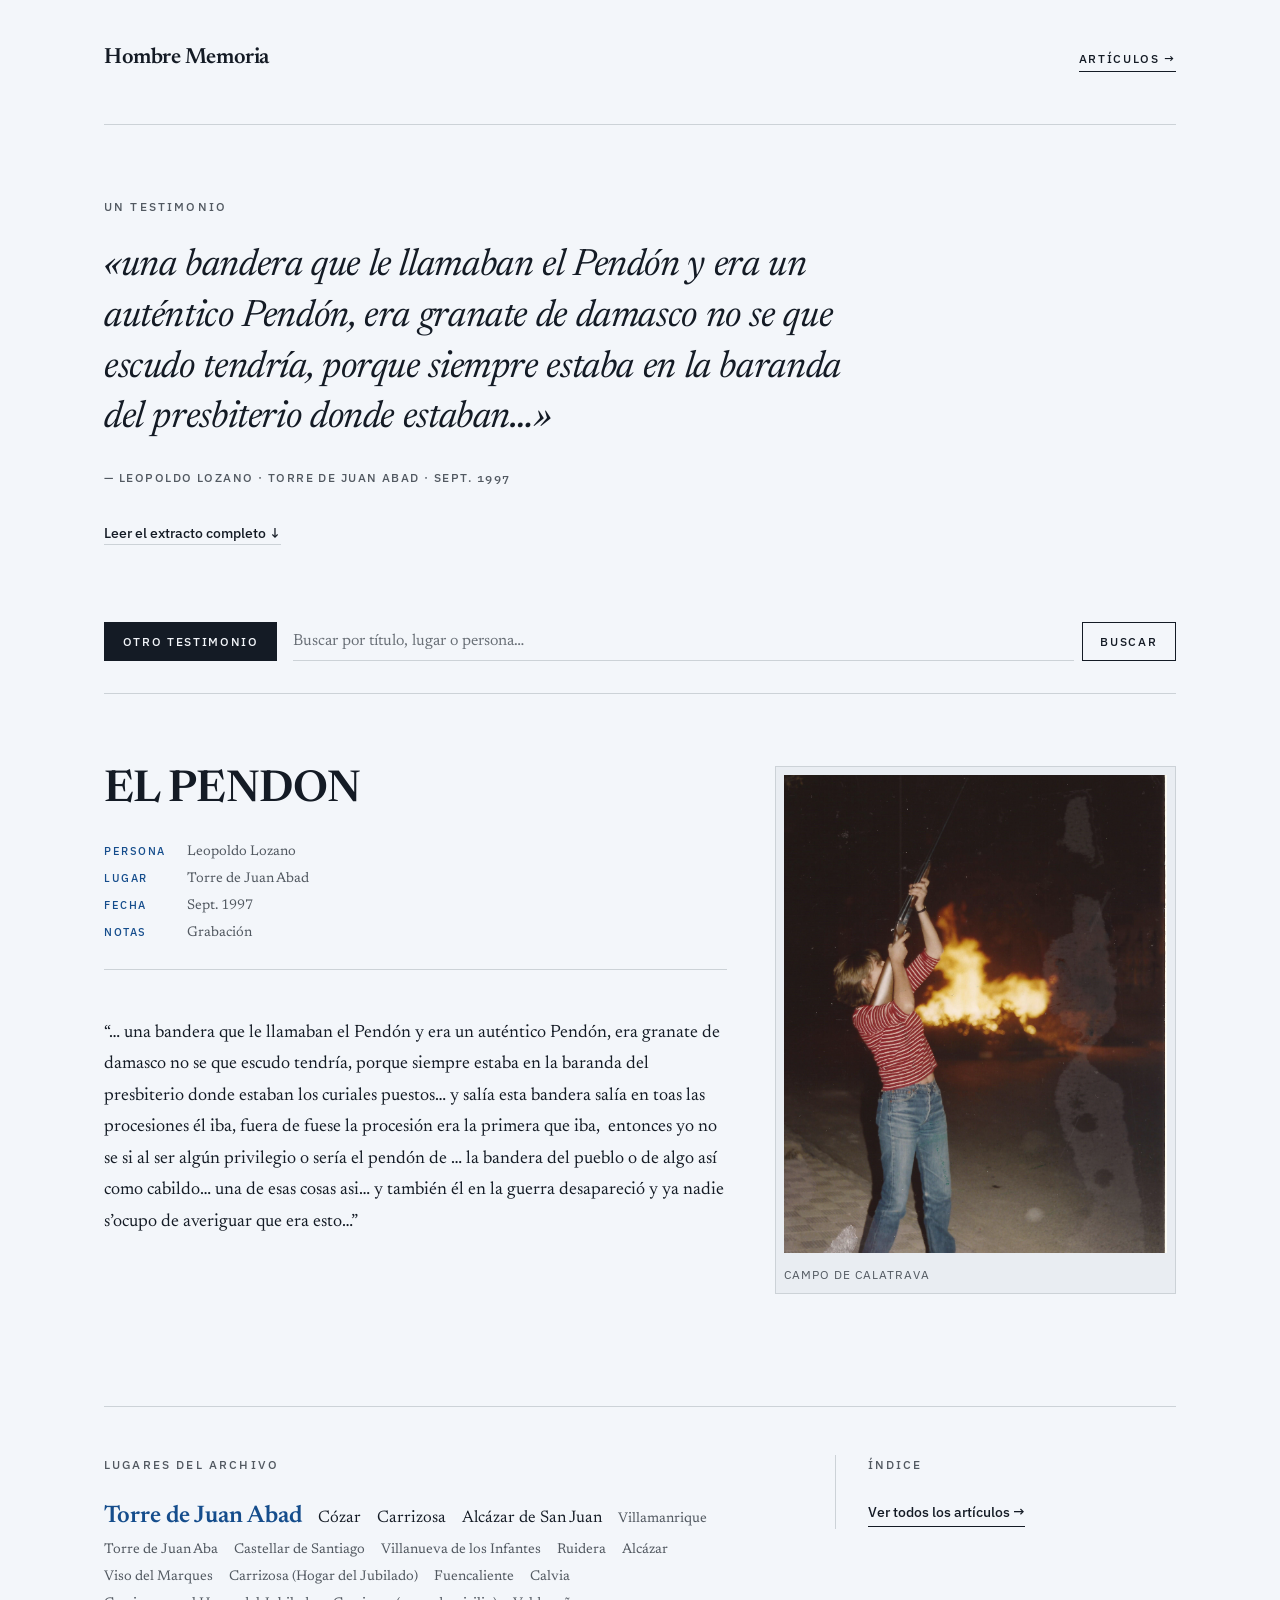
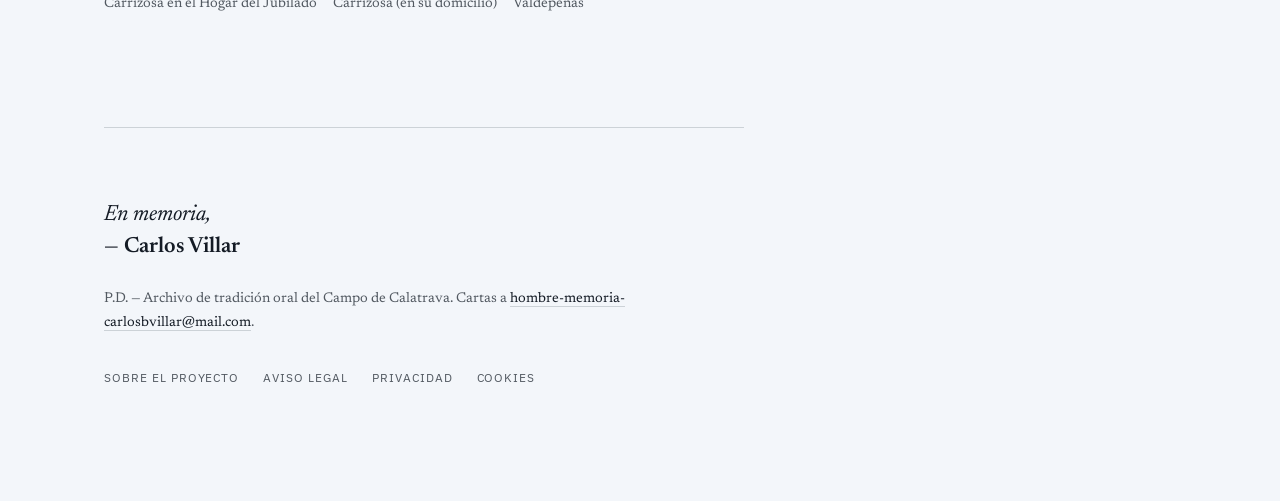
<file: index.html>
<!DOCTYPE html>
<html lang="es">
<head>
    <meta charset="UTF-8">
    <meta name="viewport" content="width=device-width, initial-scale=1.0">
    <title>Hombre Memoria — Archivo de Memorias</title>
    <link rel="preconnect" href="https://fonts.googleapis.com">
    <link rel="preconnect" href="https://fonts.gstatic.com" crossorigin>
    <link href="https://fonts.googleapis.com/css2?family=IBM+Plex+Sans:wght@400;500;600&family=Newsreader:ital,opsz,wght@0,6..72,400;0,6..72,600;1,6..72,400&display=swap" rel="stylesheet">
    <link rel="stylesheet" href="styles.css?v=4">
</head>
<body>
    <div class="page">
        <header class="nav-edge">
            <a class="nav-edge__wordmark" href="index.html">Hombre Memoria</a>
            <a class="nav-edge__cta" href="articulos.html">Artículos →</a>
        </header>

        <section class="quote-hero" id="quoteHero" aria-live="polite">
            <p class="quote-hero__mark">Un testimonio</p>
            <blockquote class="quote-hero__quote" id="quoteText">Cargando memorias…</blockquote>
            <p class="quote-hero__attribution" id="quoteAttribution"></p>
            <a class="quote-hero__link" href="#articleContainer">Leer el extracto completo ↓</a>
        </section>

        <div class="controls">
            <button id="randomBtn" class="btn btn-primary" type="button">Otro testimonio</button>
            <div class="search-container">
                <input type="search" id="searchInput" placeholder="Buscar por título, lugar o persona…" class="search-input" autocomplete="off">
                <button id="searchBtn" class="btn btn-secondary" type="button">Buscar</button>
            </div>
        </div>

        <div id="articleContainer" class="article-container">
            <div class="loading">Cargando artículos…</div>
        </div>

        <section class="places">
            <div>
                <h2>Lugares del archivo</h2>
                <div id="tagsContainer"></div>
            </div>
            <div class="places-side">
                <h2>Índice</h2>
                <a href="articulos.html" class="articles-link-btn">Ver todos los artículos →</a>
            </div>
        </section>

        <footer class="foot-letter">
            <p class="foot-letter__close">
                En memoria,<br>
                <span class="foot-letter__sign">— Carlos Villar</span>
            </p>
            <p class="foot-letter__ps">
                P.D. — Archivo de tradición oral del Campo de Calatrava.
                Cartas a <a href="mailto:hombre-memoria-carlosbvillar@mail.com">hombre-memoria-carlosbvillar@mail.com</a>.
            </p>
            <nav class="foot-letter__links" aria-label="Enlaces del sitio">
                <a href="informacion.html">Sobre el proyecto</a>
                <a href="aviso-legal.html">Aviso legal</a>
                <a href="privacidad.html">Privacidad</a>
                <a href="cookies.html">Cookies</a>
            </nav>
        </footer>
    </div>

    <script src="papaparse.min.js"></script>
    <script src="script.js"></script>
</body>
</html>
</file>
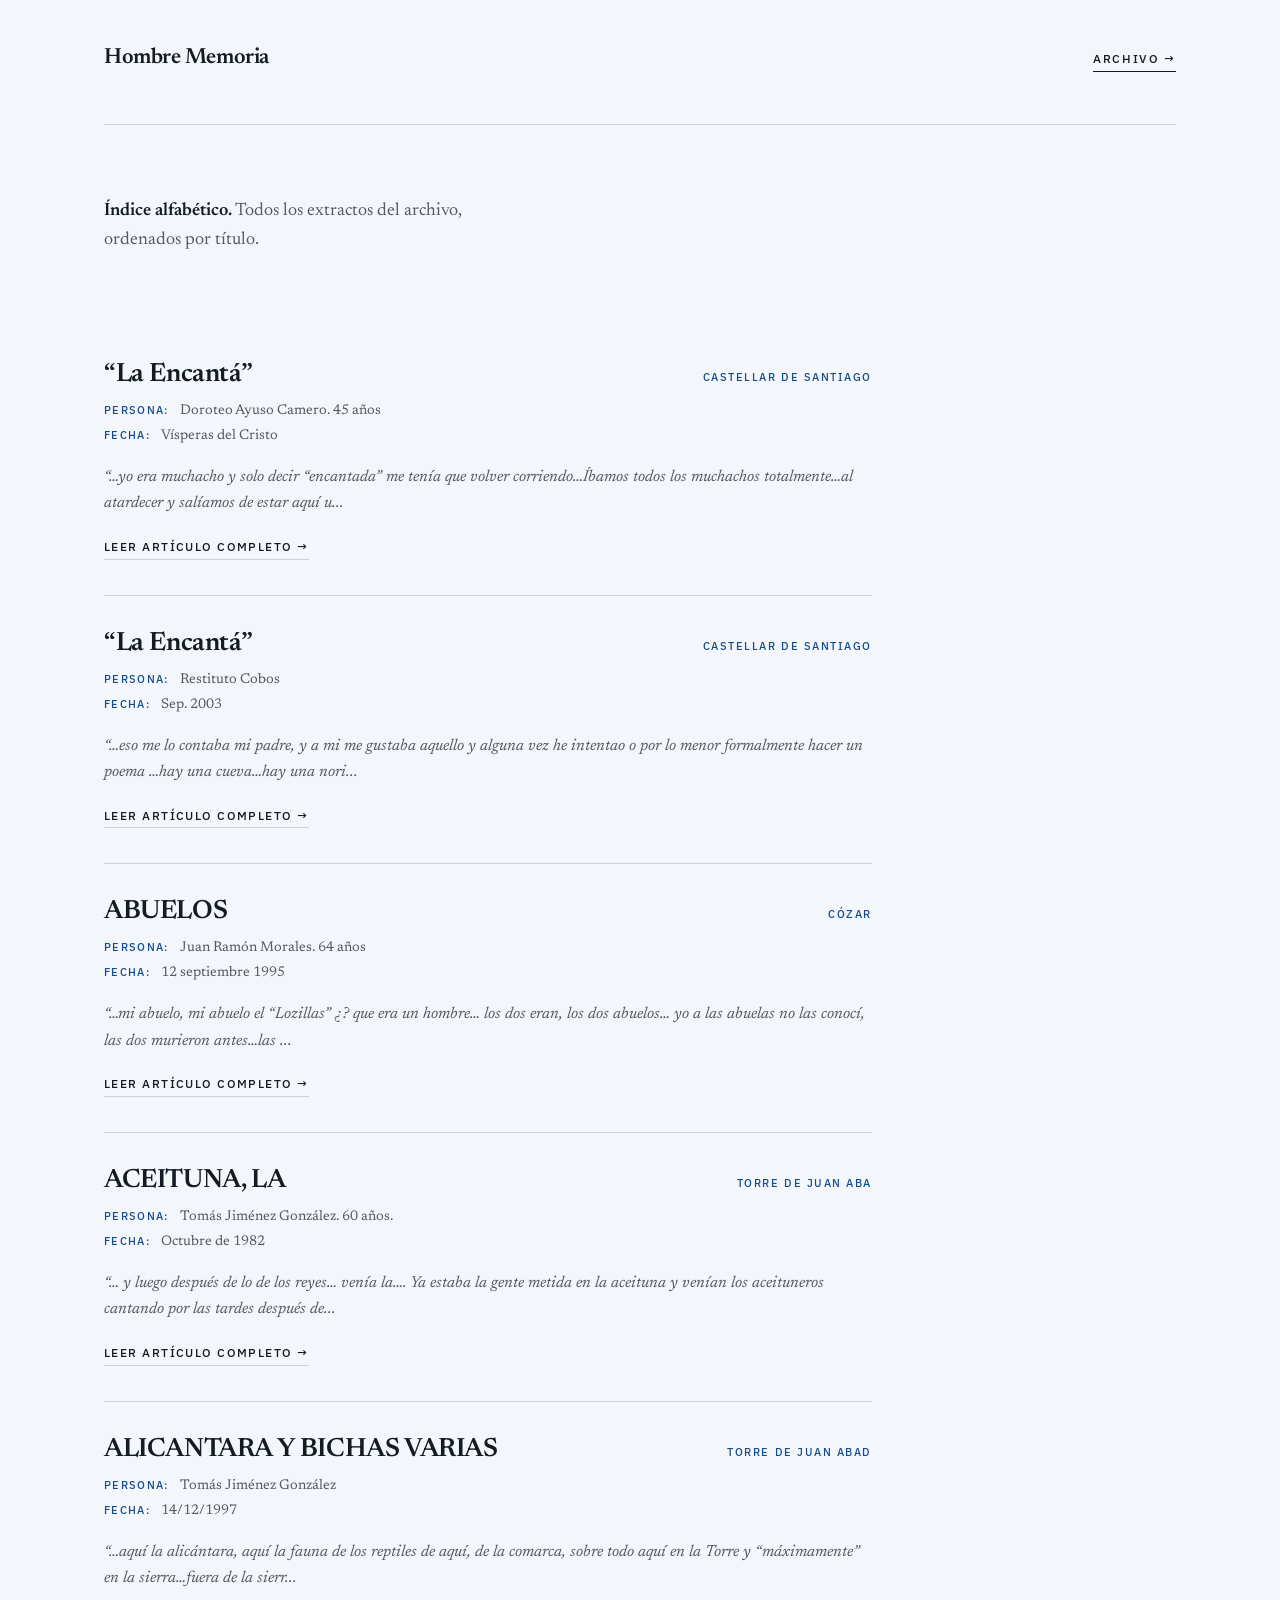
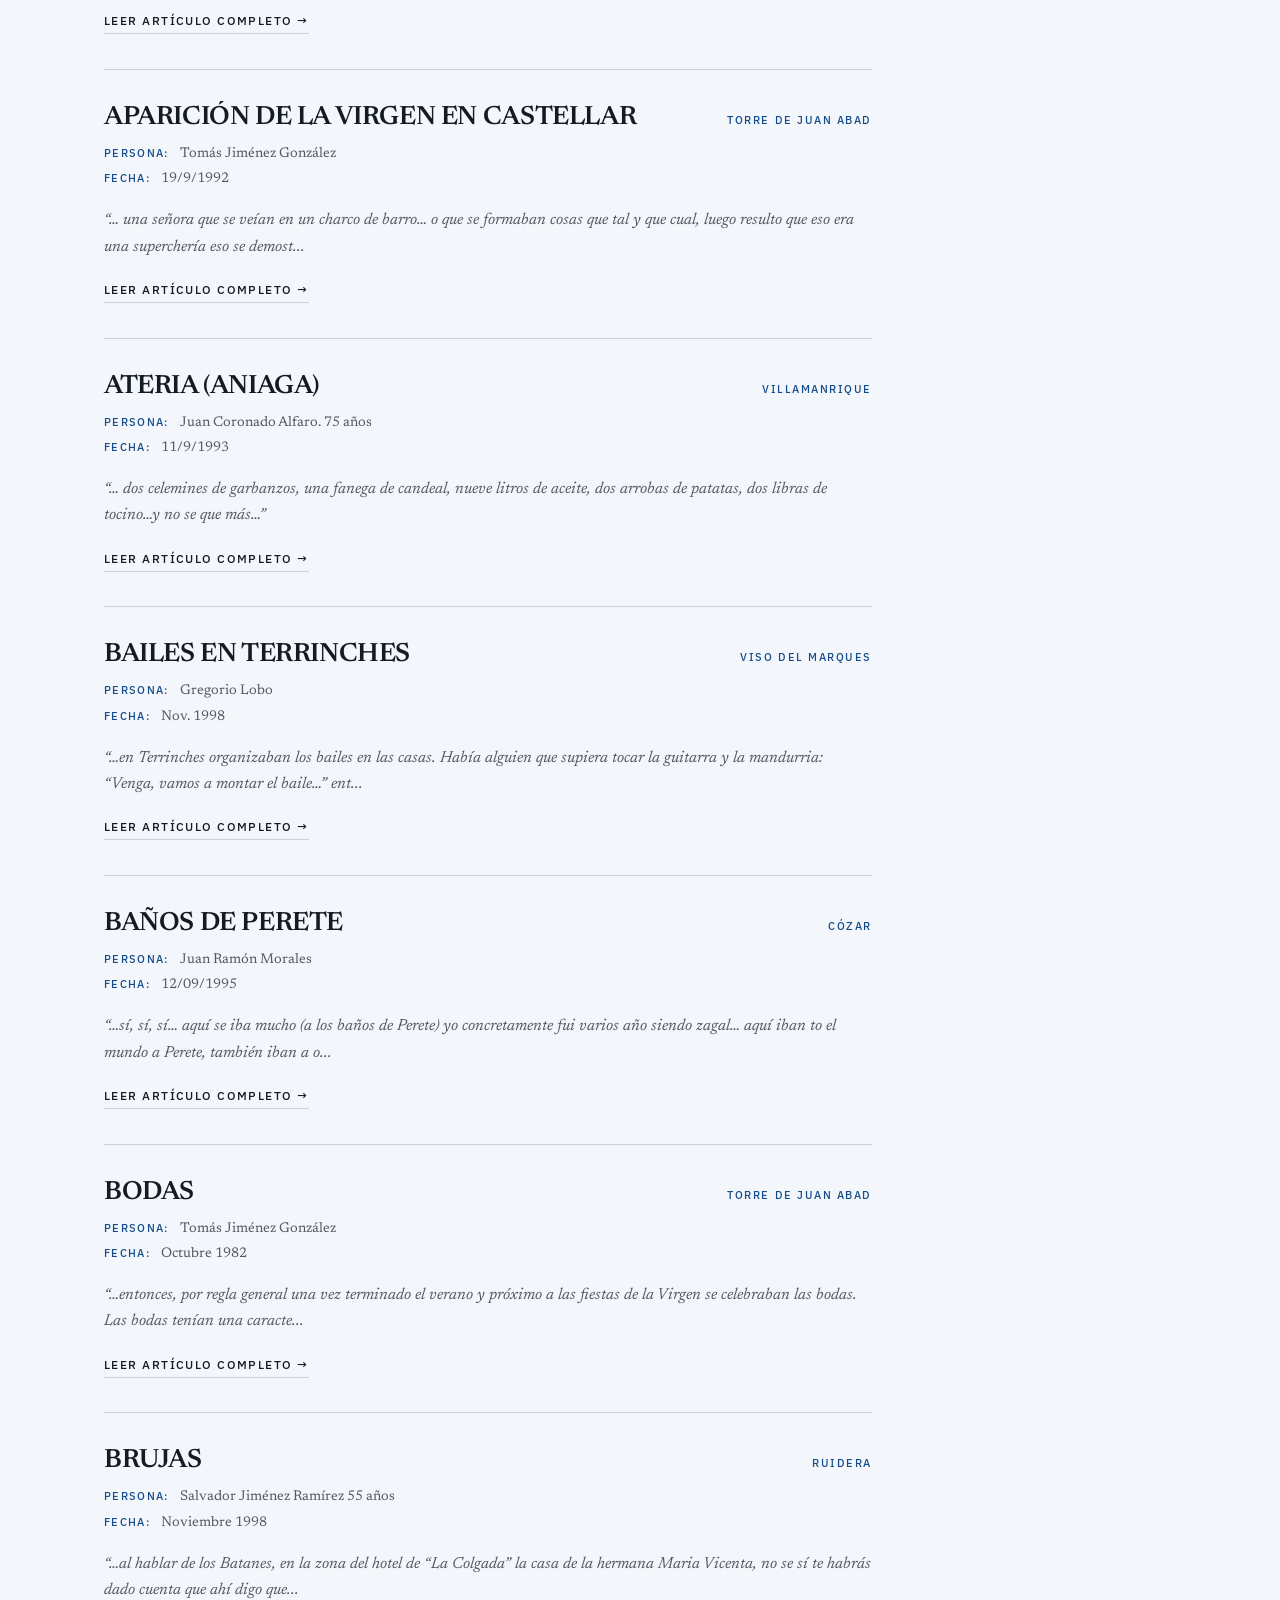
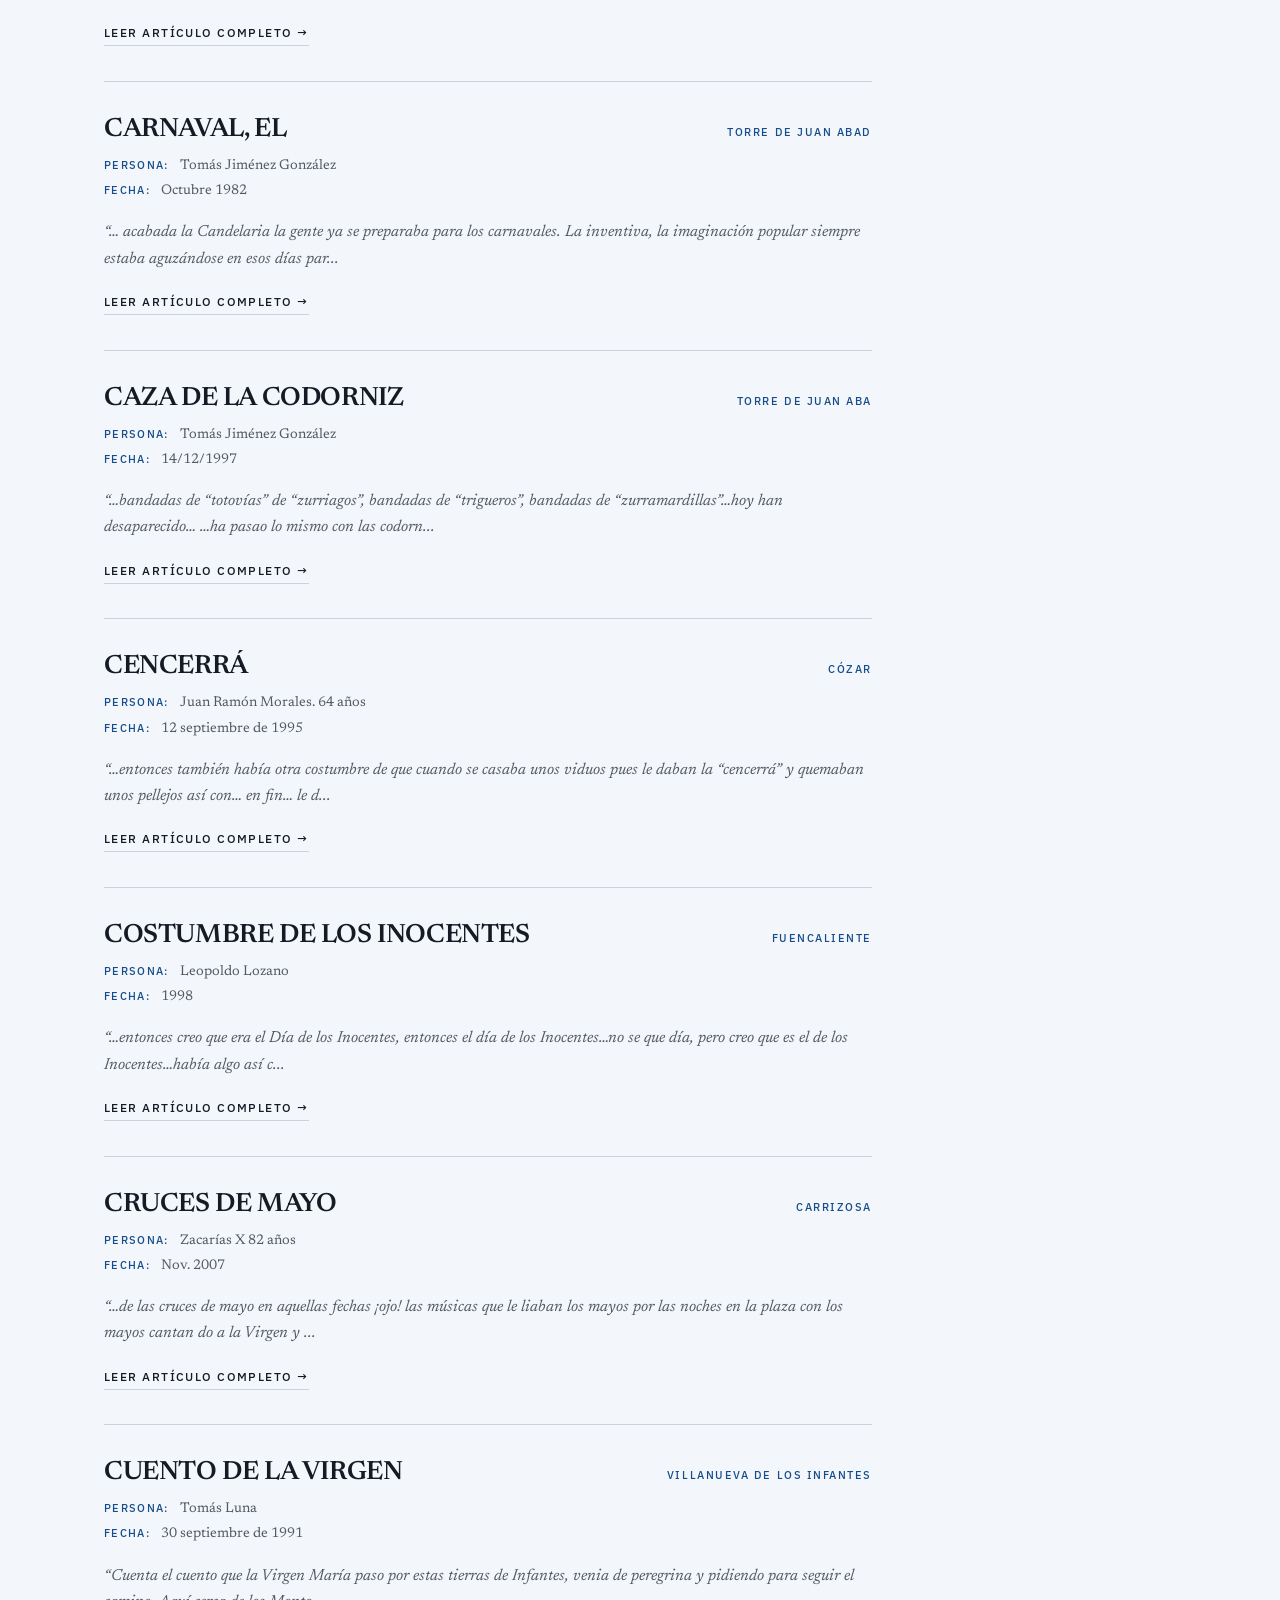
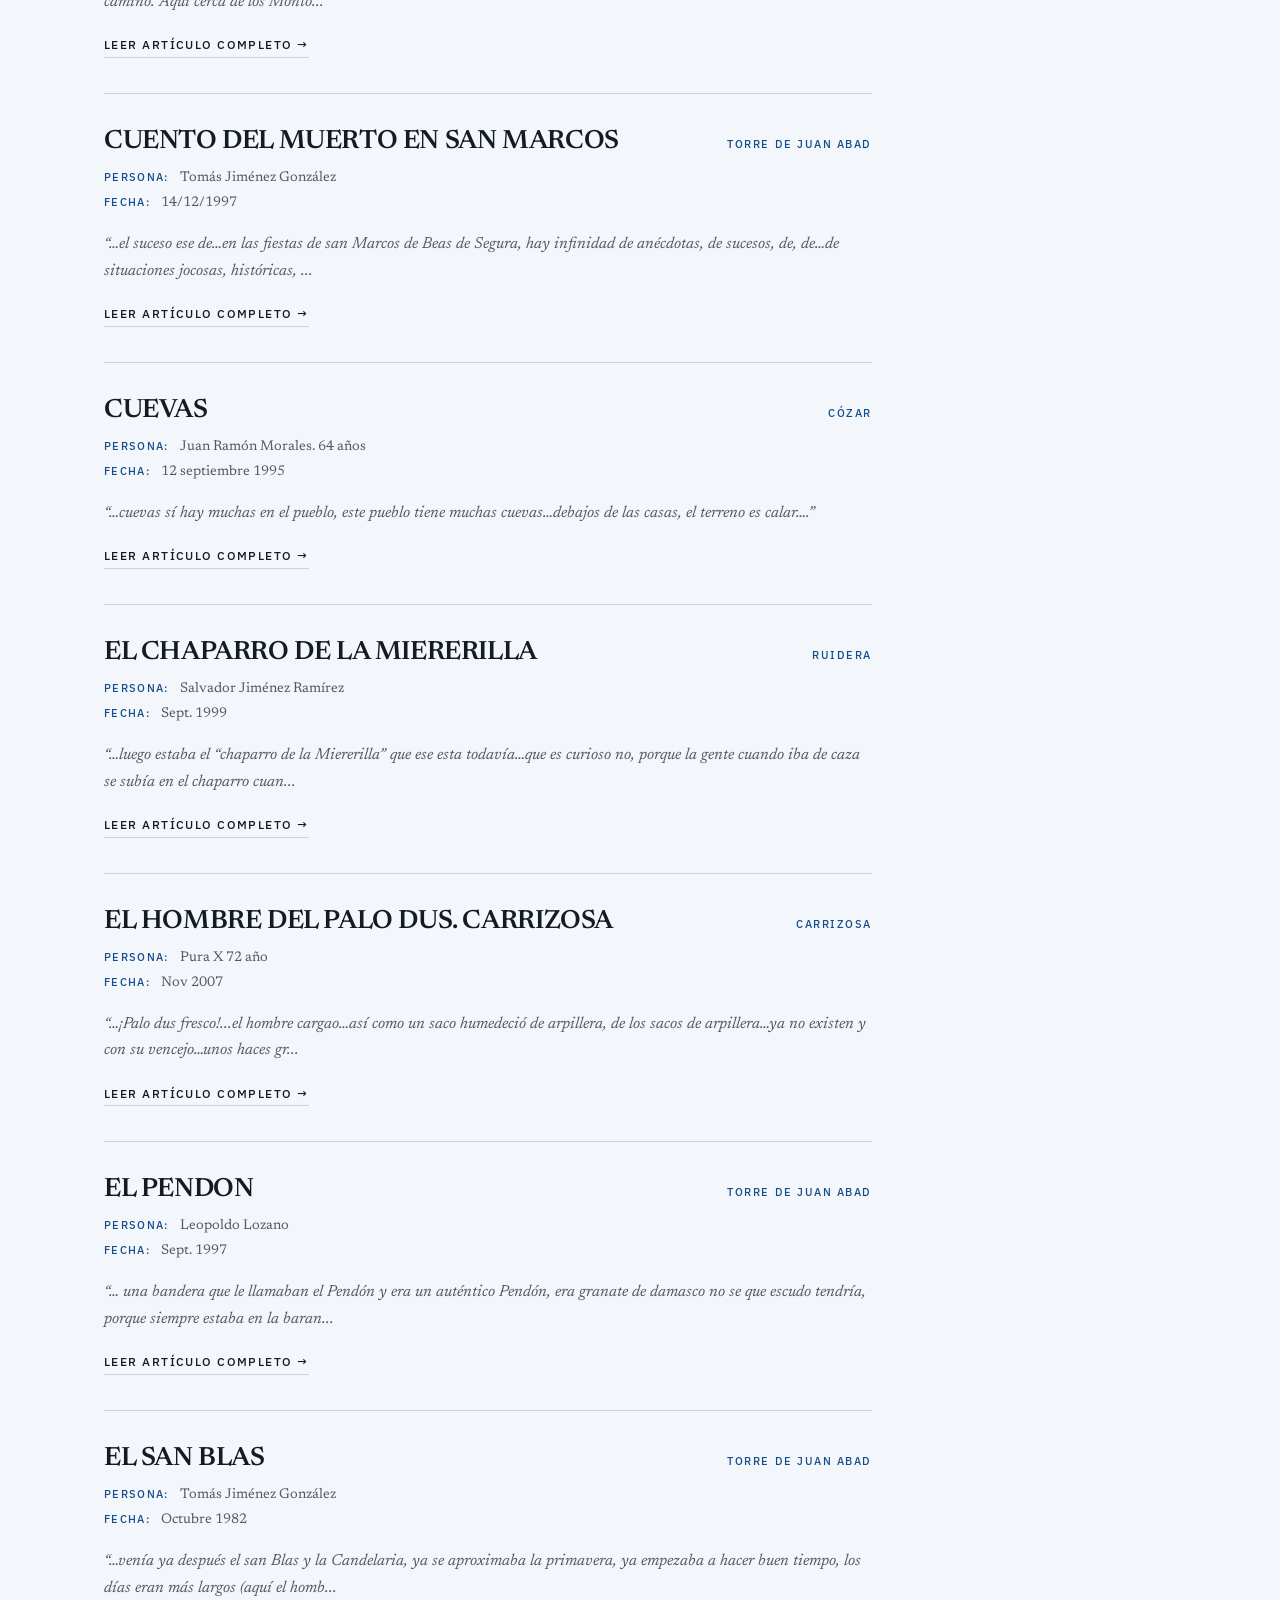
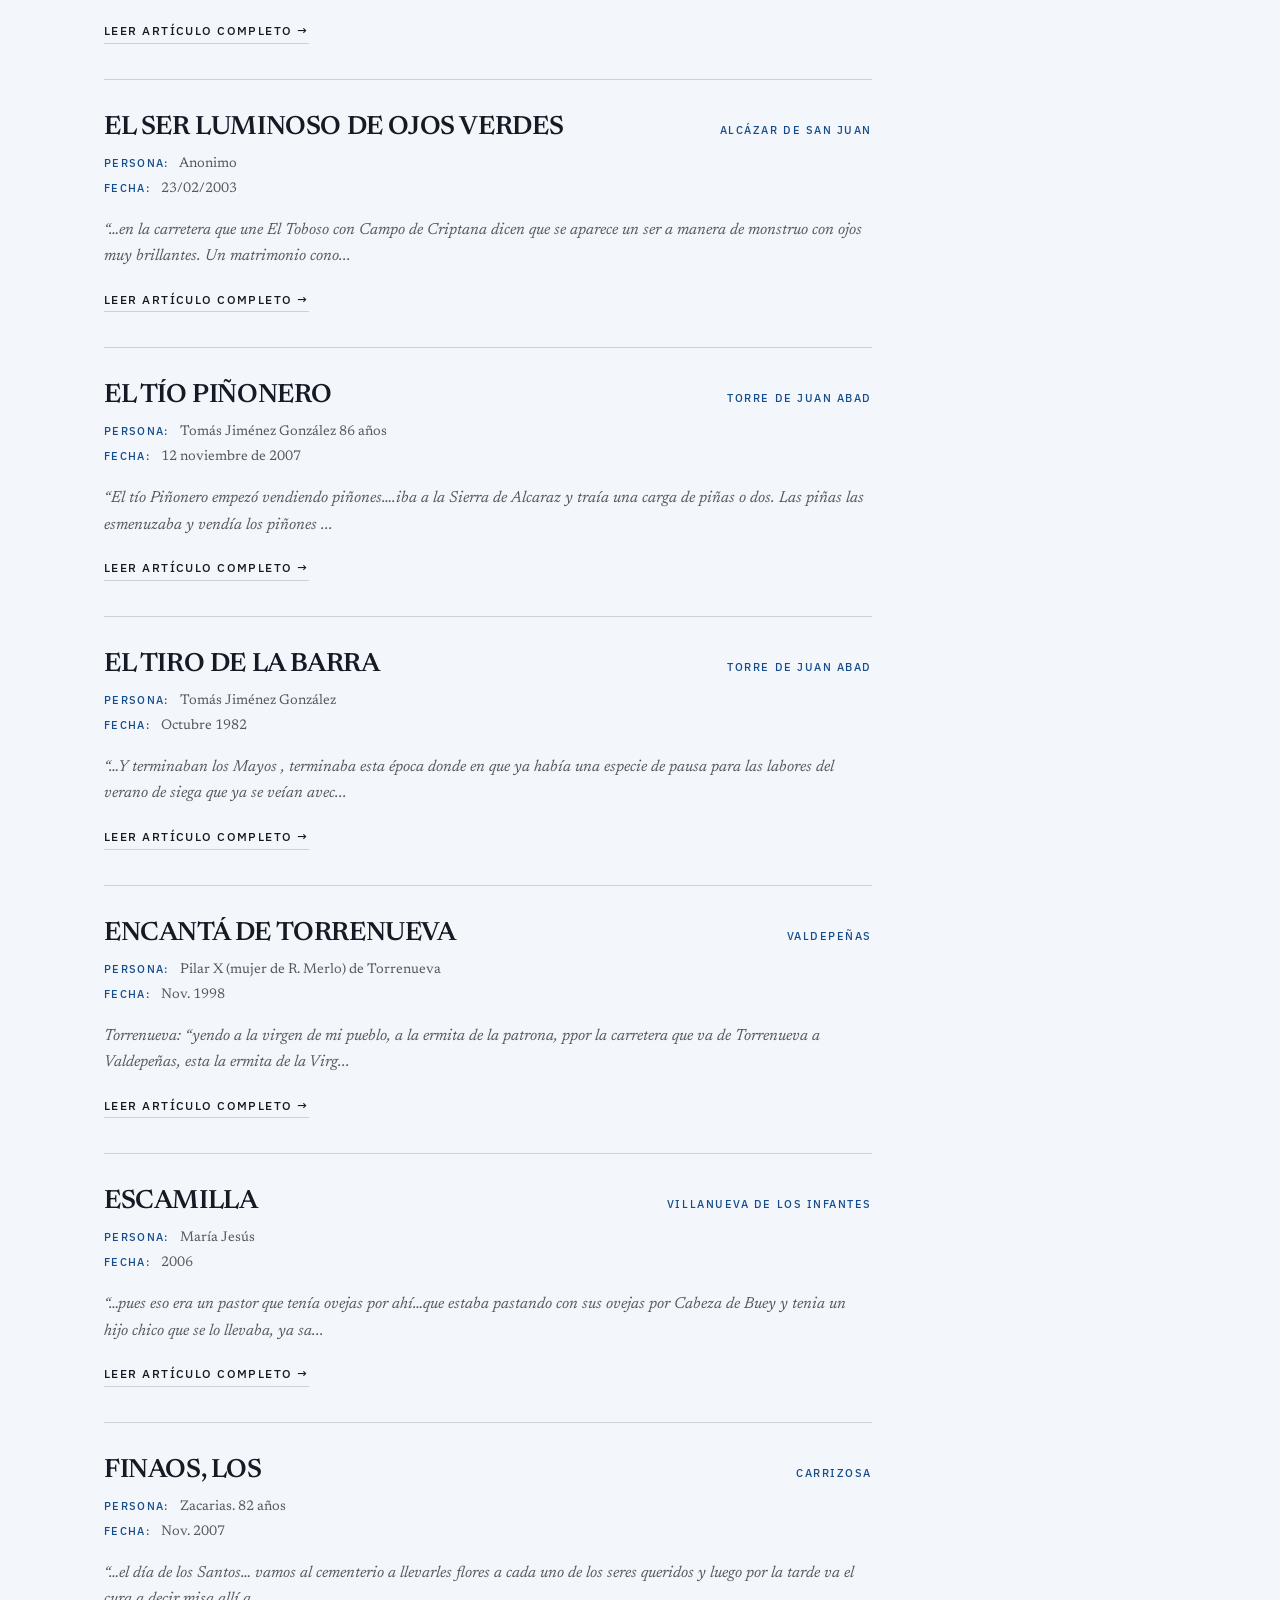
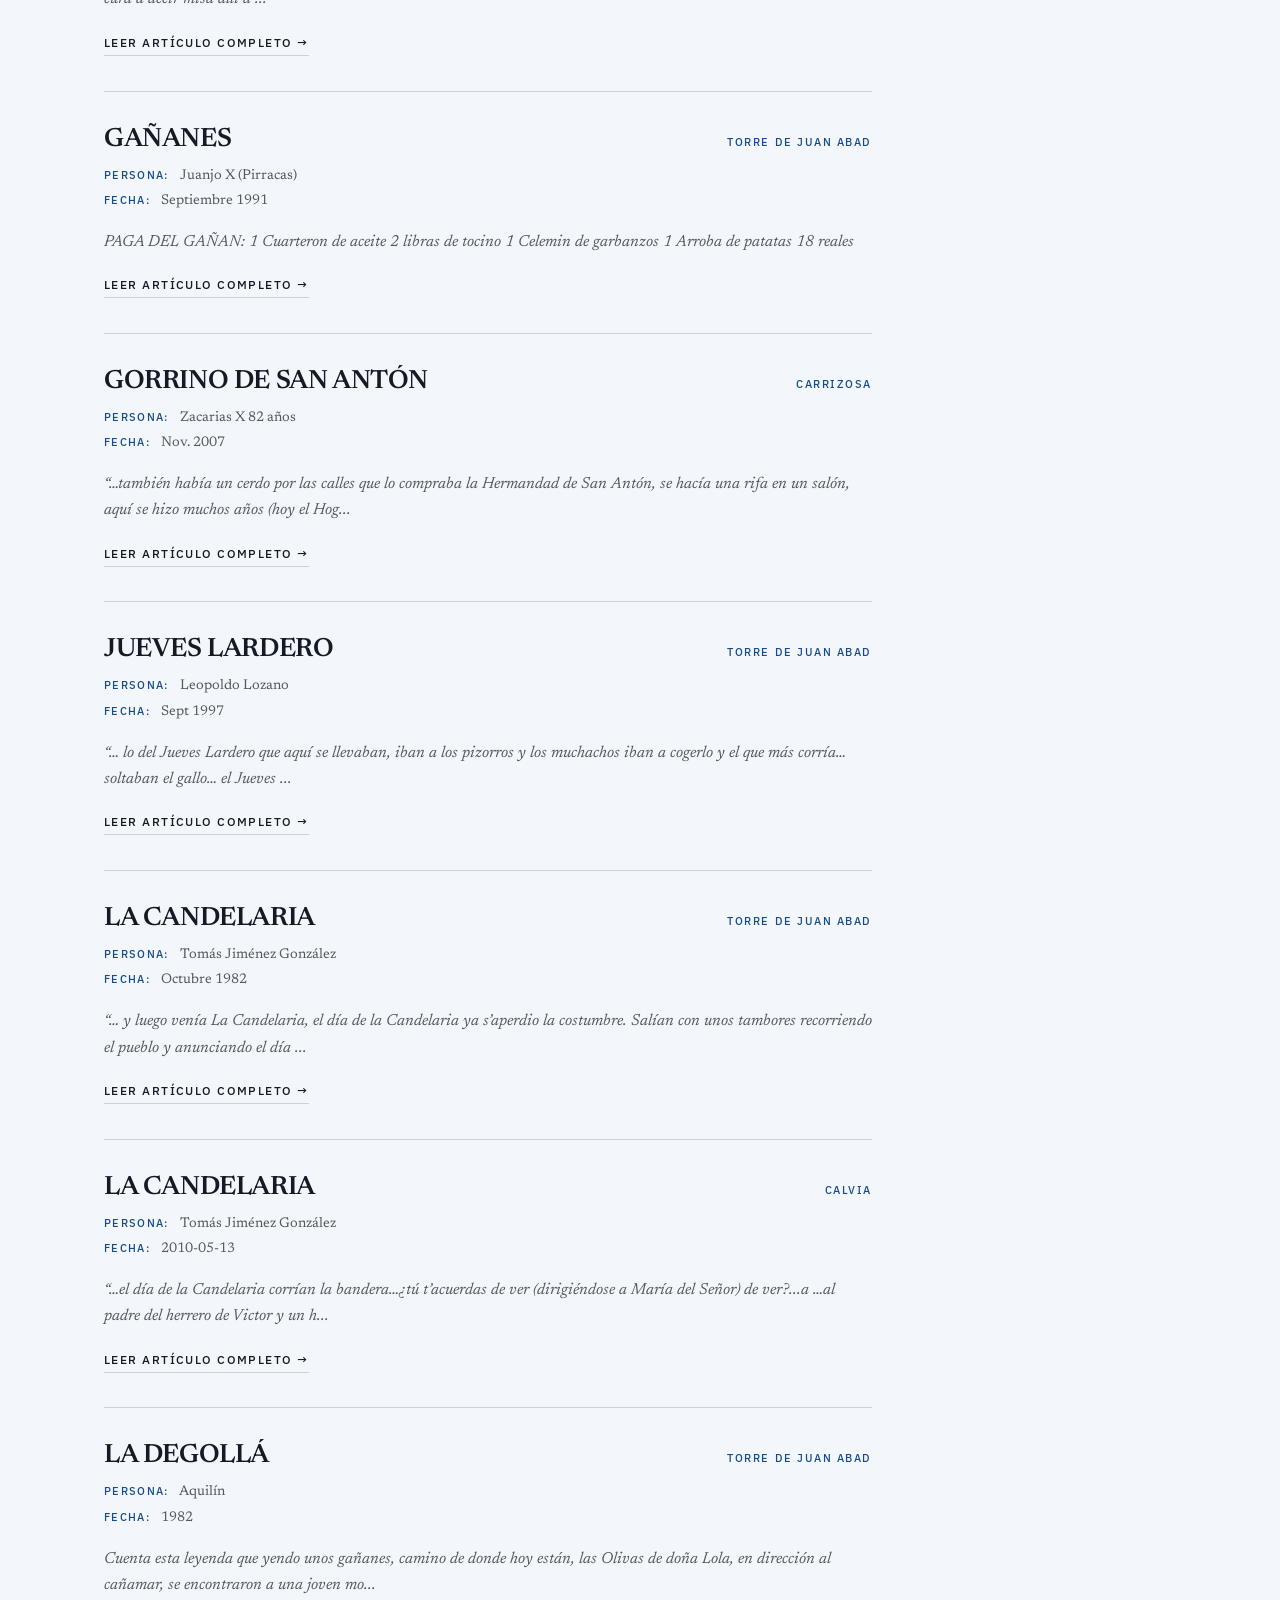
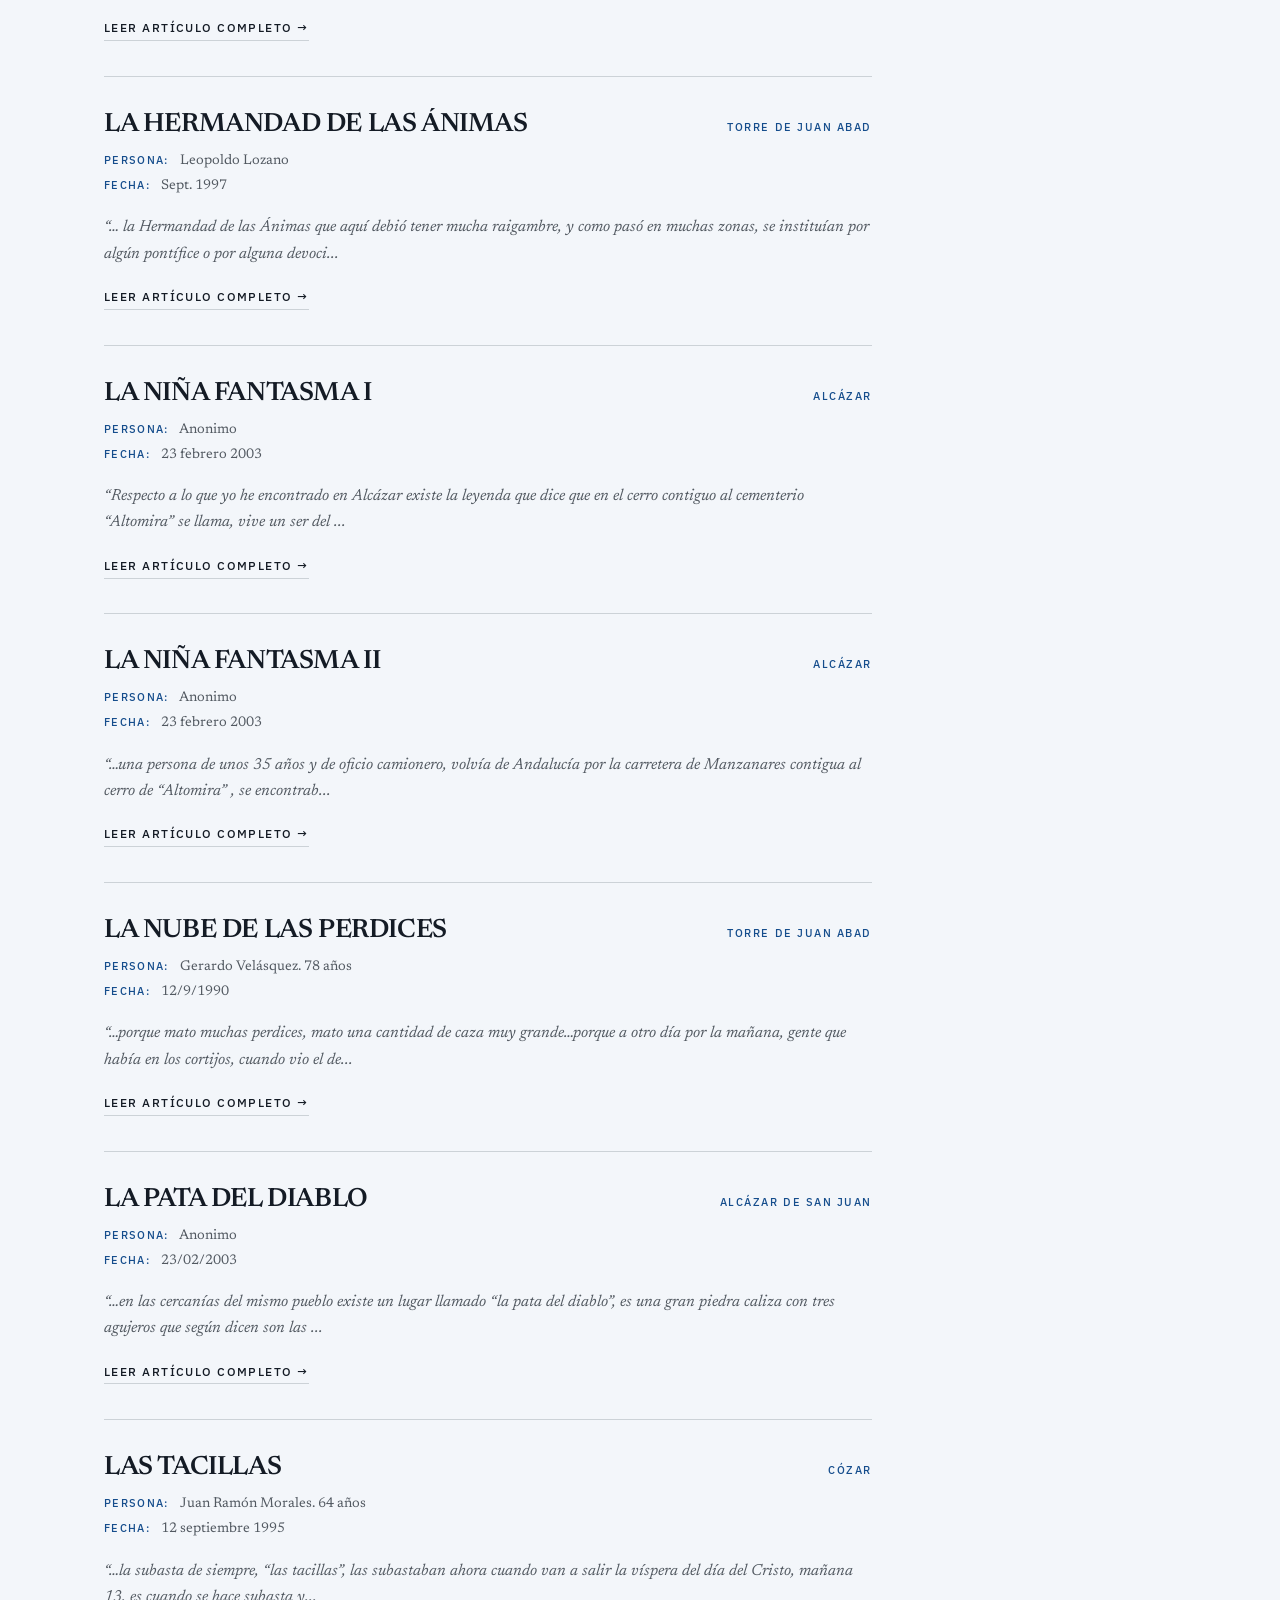
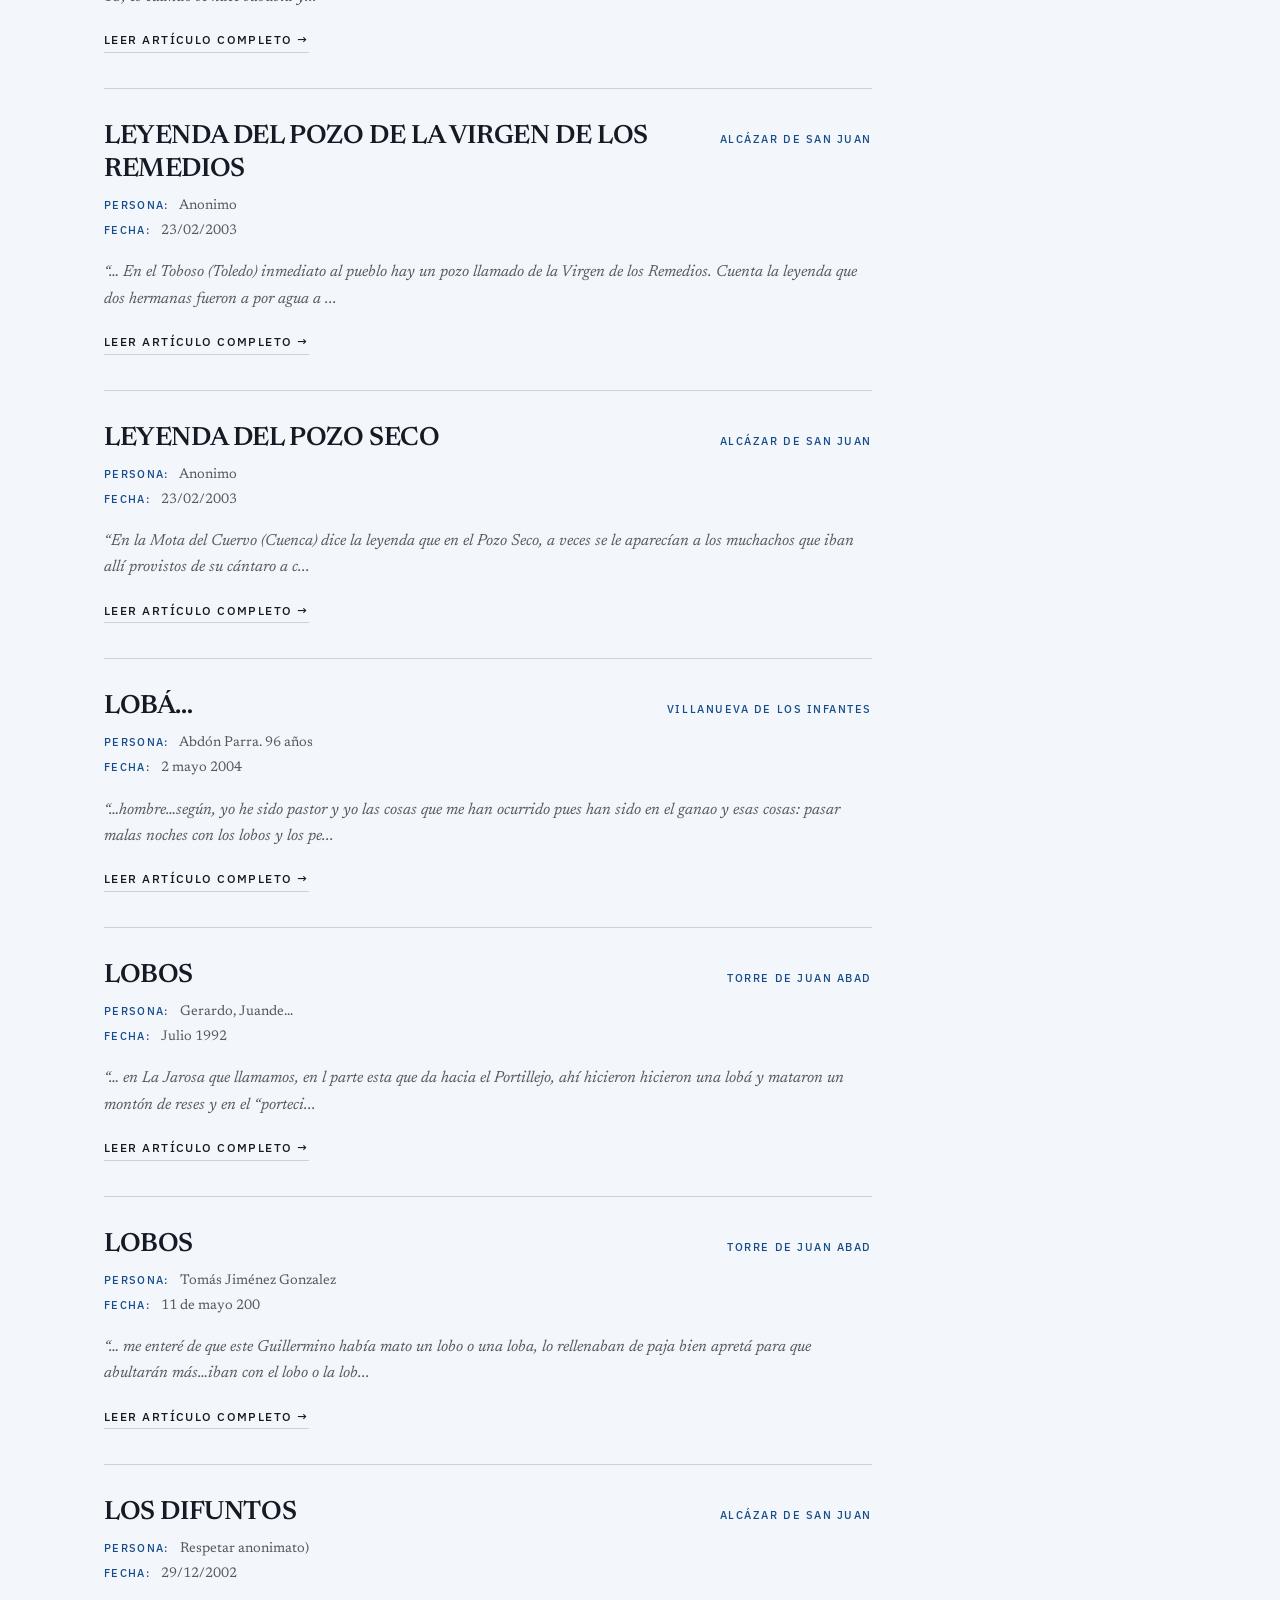
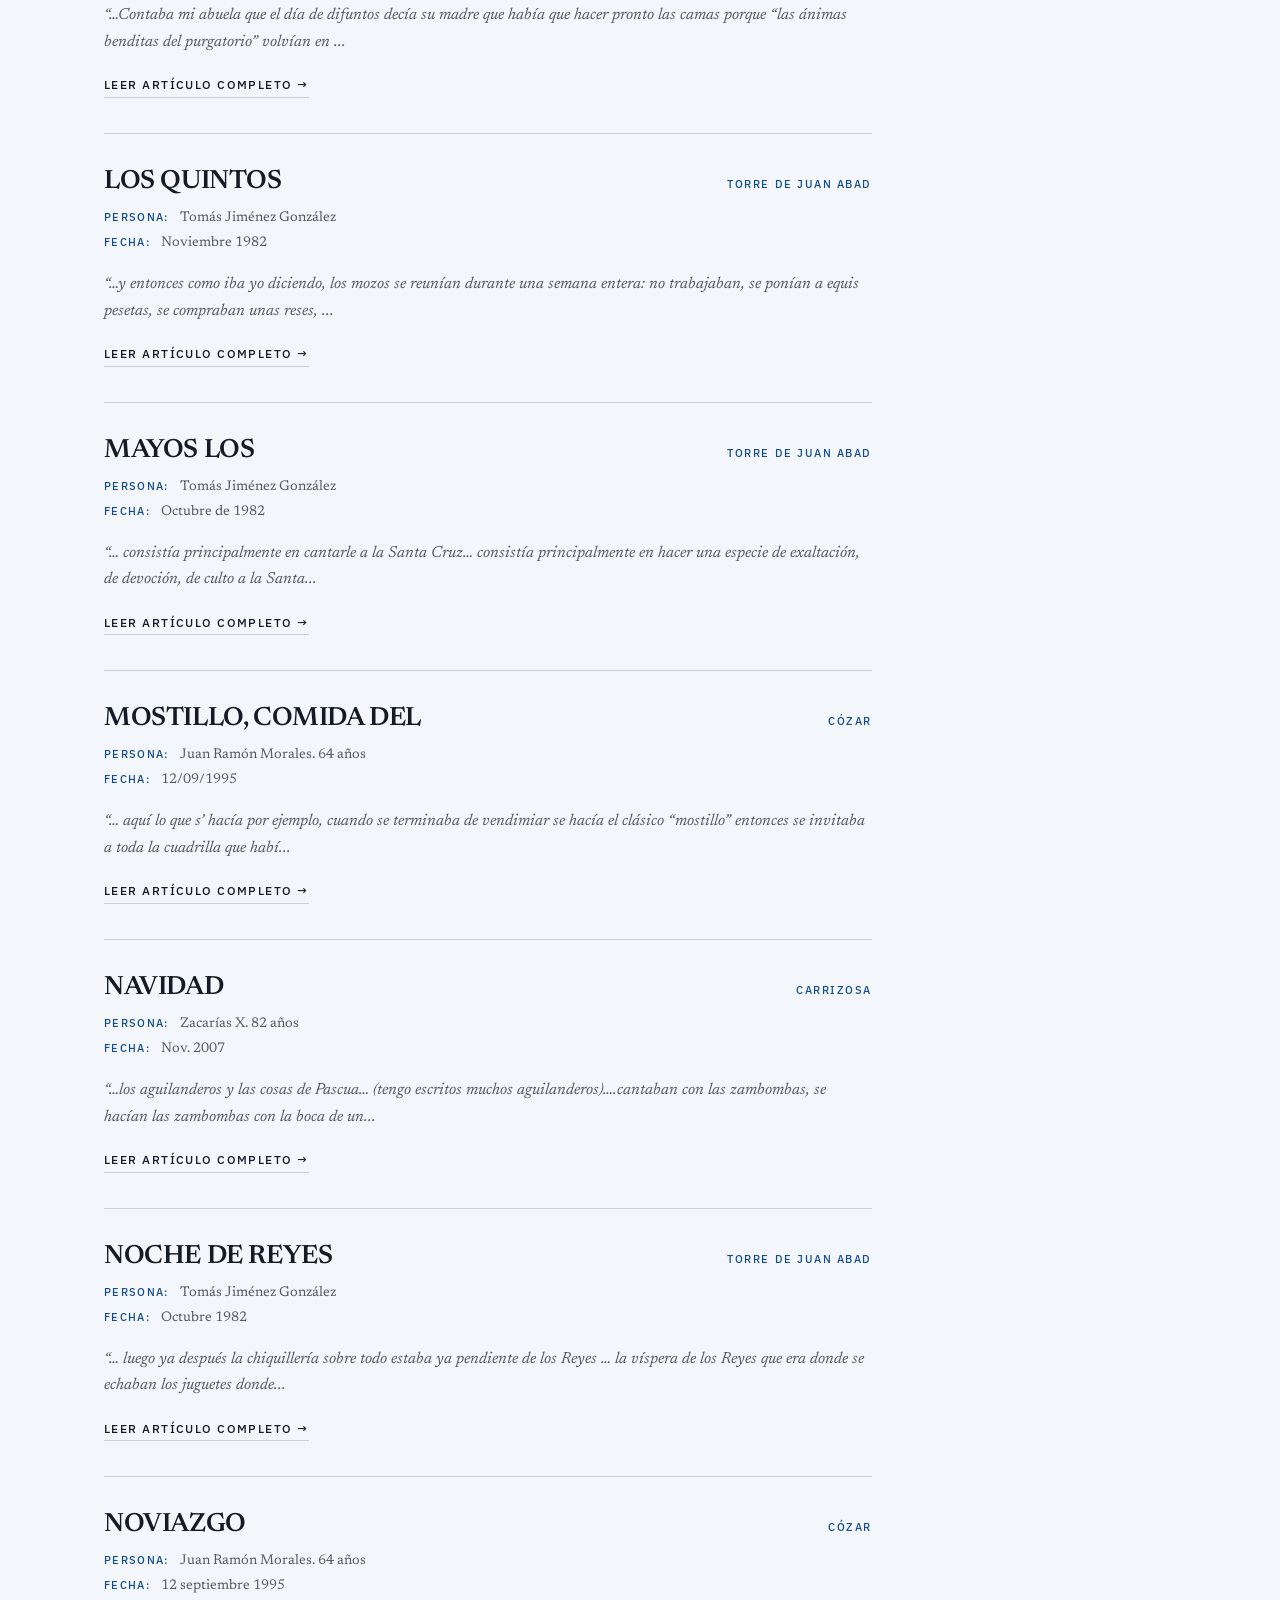
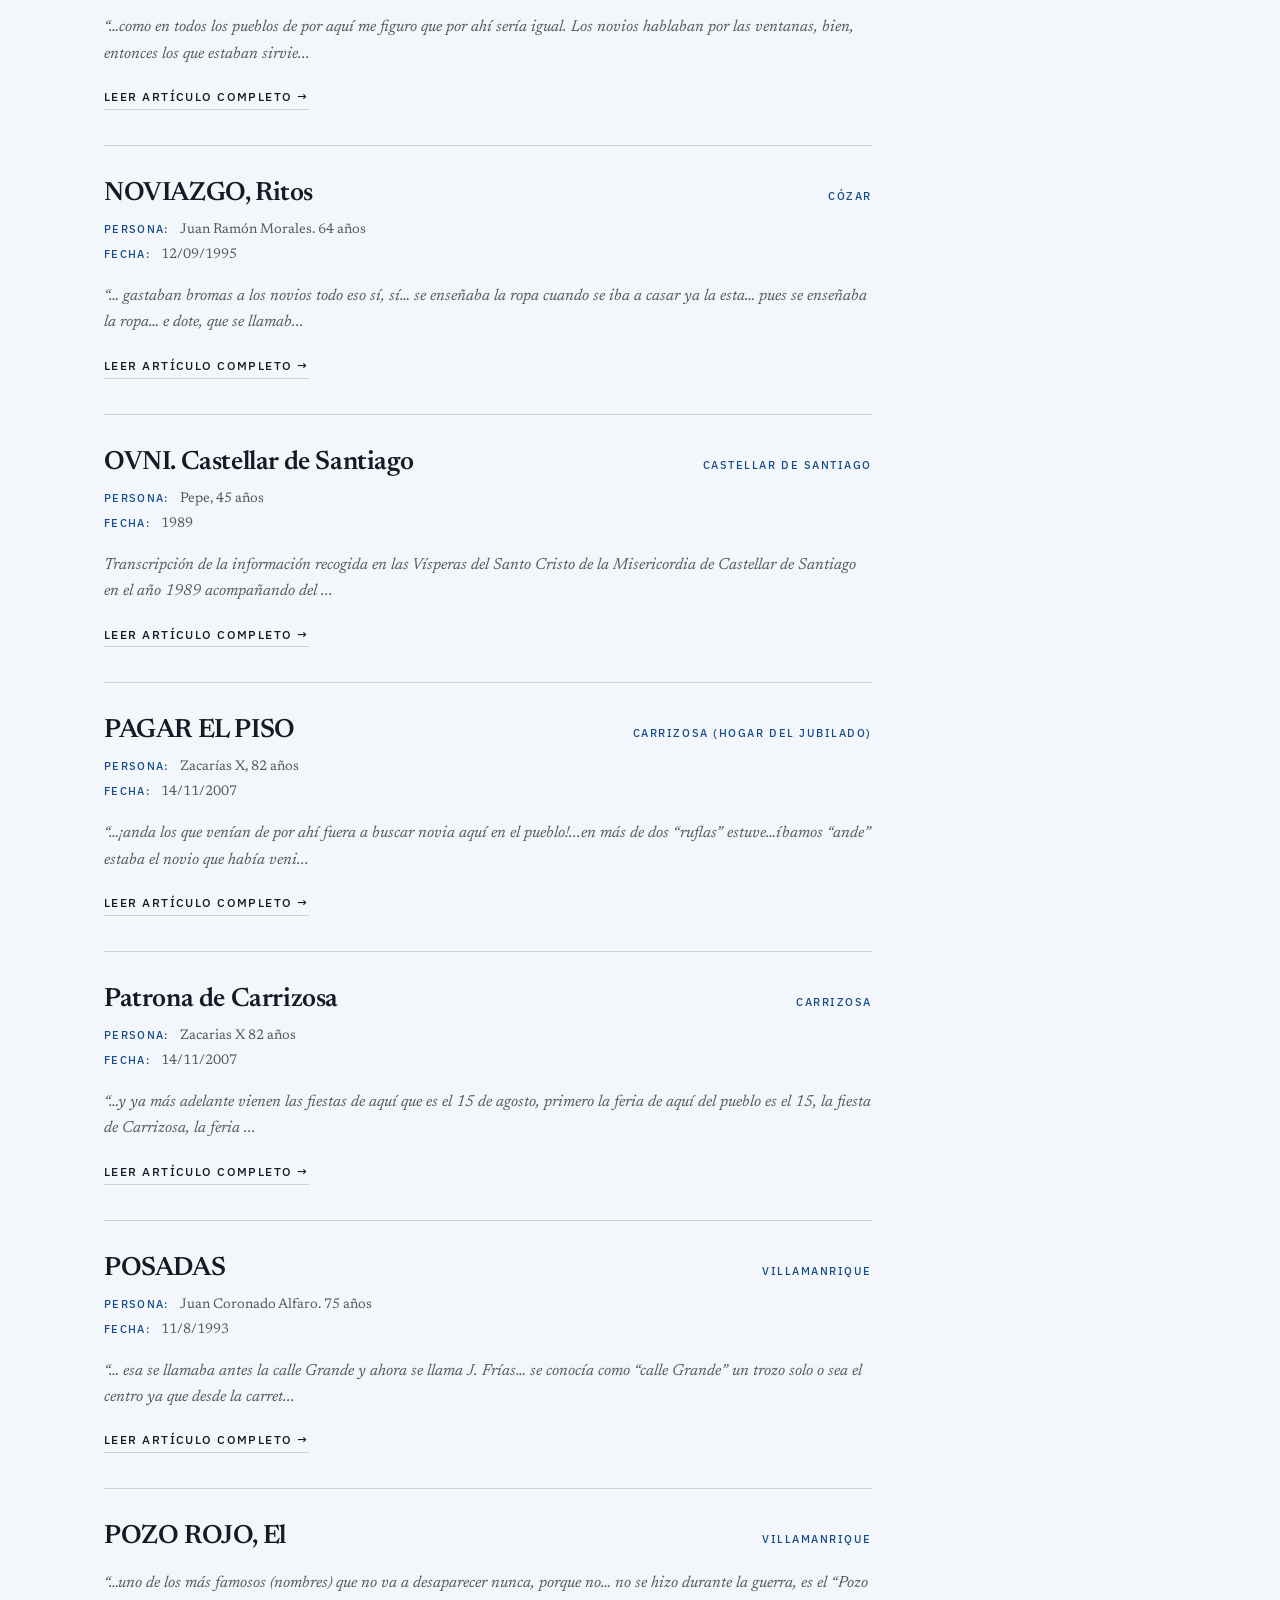
<file: articulos.html>
<!DOCTYPE html>
<html lang="es">
<head>
    <meta charset="UTF-8">
    <meta name="viewport" content="width=device-width, initial-scale=1.0">
    <title>Lista de Artículos — Hombre Memoria</title>
    <link rel="preconnect" href="https://fonts.googleapis.com">
    <link rel="preconnect" href="https://fonts.gstatic.com" crossorigin>
    <link href="https://fonts.googleapis.com/css2?family=IBM+Plex+Sans:wght@400;500;600&family=Newsreader:ital,opsz,wght@0,6..72,400;0,6..72,600;1,6..72,400&display=swap" rel="stylesheet">
    <link rel="stylesheet" href="styles.css?v=4">
</head>
<body>
    <div class="page">
        <header class="nav-edge">
            <a class="nav-edge__wordmark" href="index.html">Hombre Memoria</a>
            <a class="nav-edge__cta" href="index.html">Archivo →</a>
        </header>

        <div class="index-page">
            <p class="index-lede">
                <strong>Índice alfabético.</strong>
                Todos los extractos del archivo, ordenados por título.
            </p>

            <div id="articlesList" class="articles-list">
                <div class="loading">Cargando artículos…</div>
            </div>

            <a href="index.html" class="back-link">← Volver al archivo</a>
        </div>

        <footer class="foot-letter">
            <p class="foot-letter__close">
                En memoria,<br>
                <span class="foot-letter__sign">— Carlos Villar</span>
            </p>
            <p class="foot-letter__ps">
                P.D. — Archivo de tradición oral del Campo de Calatrava.
                Cartas a <a href="mailto:hombre-memoria-carlosbvillar@mail.com">hombre-memoria-carlosbvillar@mail.com</a>.
            </p>
            <nav class="foot-letter__links" aria-label="Enlaces del sitio">
                <a href="informacion.html">Sobre el proyecto</a>
                <a href="aviso-legal.html">Aviso legal</a>
                <a href="privacidad.html">Privacidad</a>
                <a href="cookies.html">Cookies</a>
            </nav>
        </footer>
    </div>

    <script src="papaparse.min.js"></script>
    <script src="articulos.js"></script>
</body>
</html>
</file>
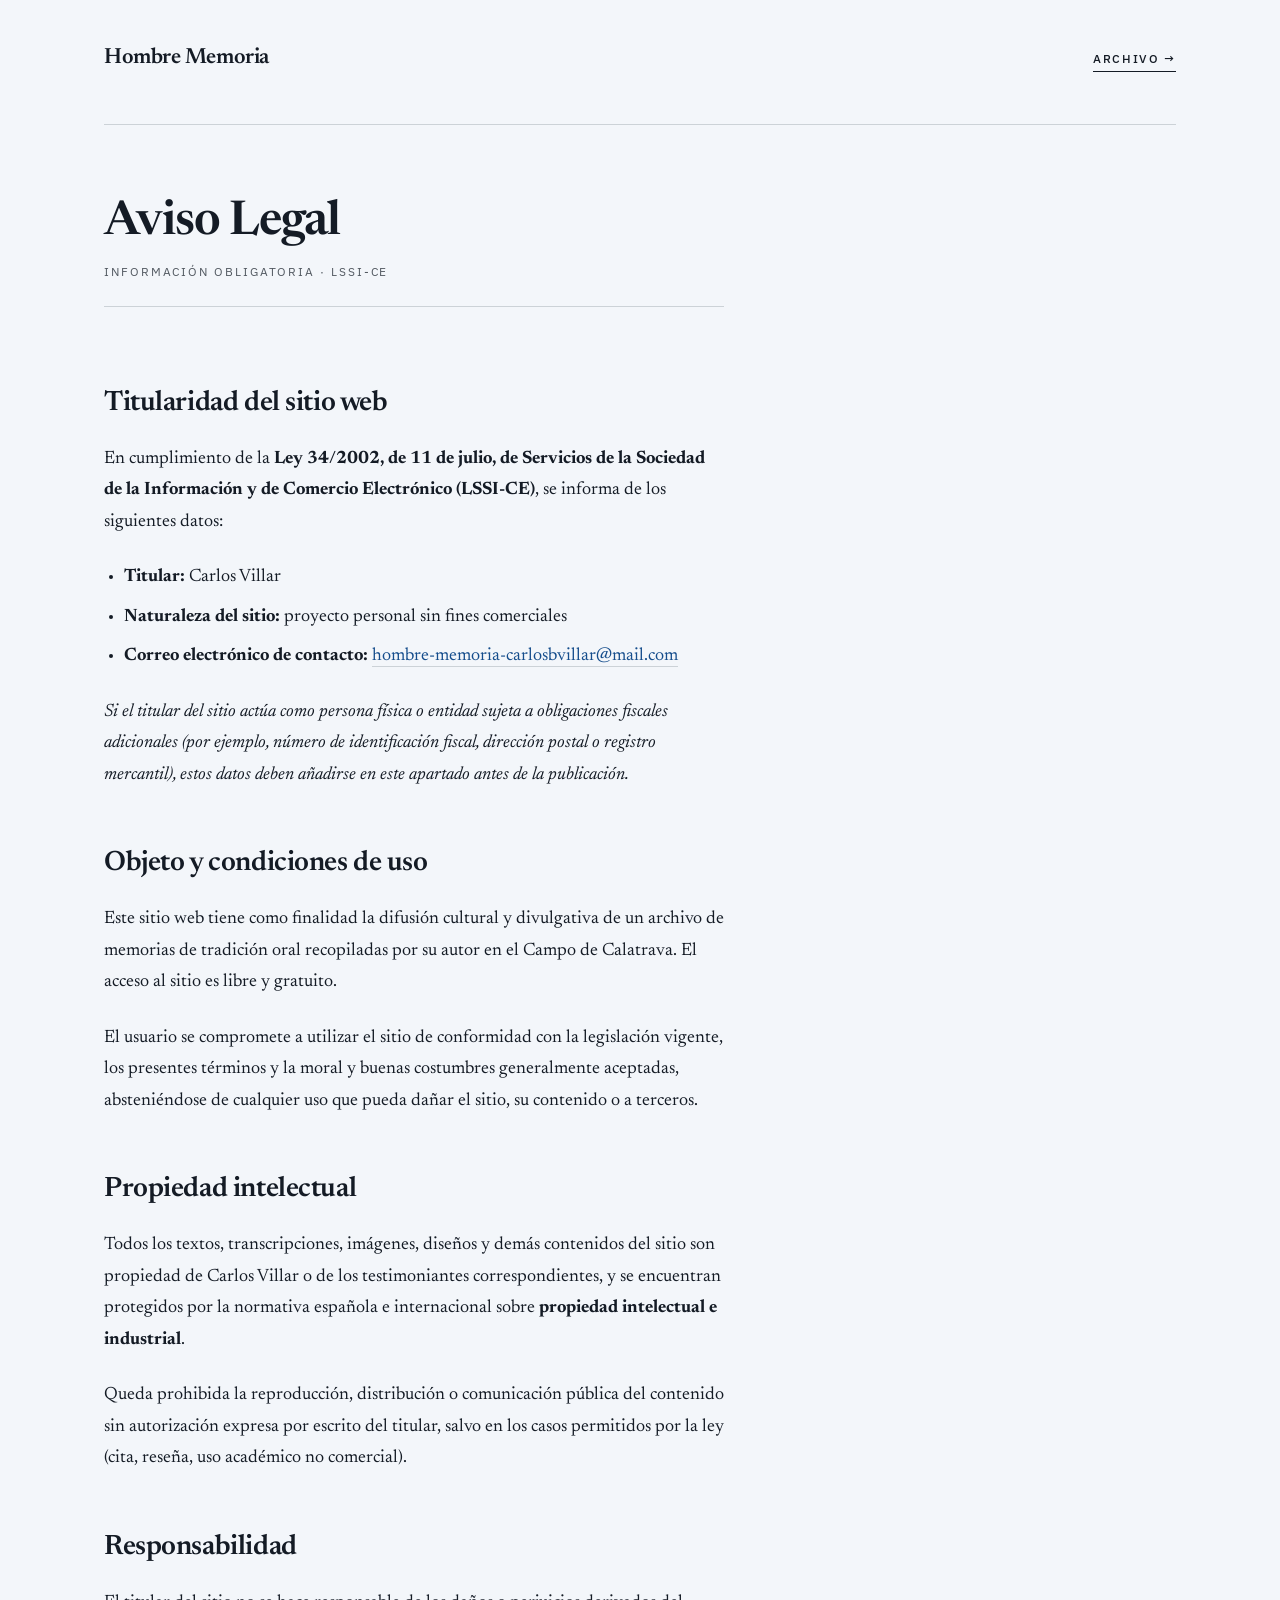
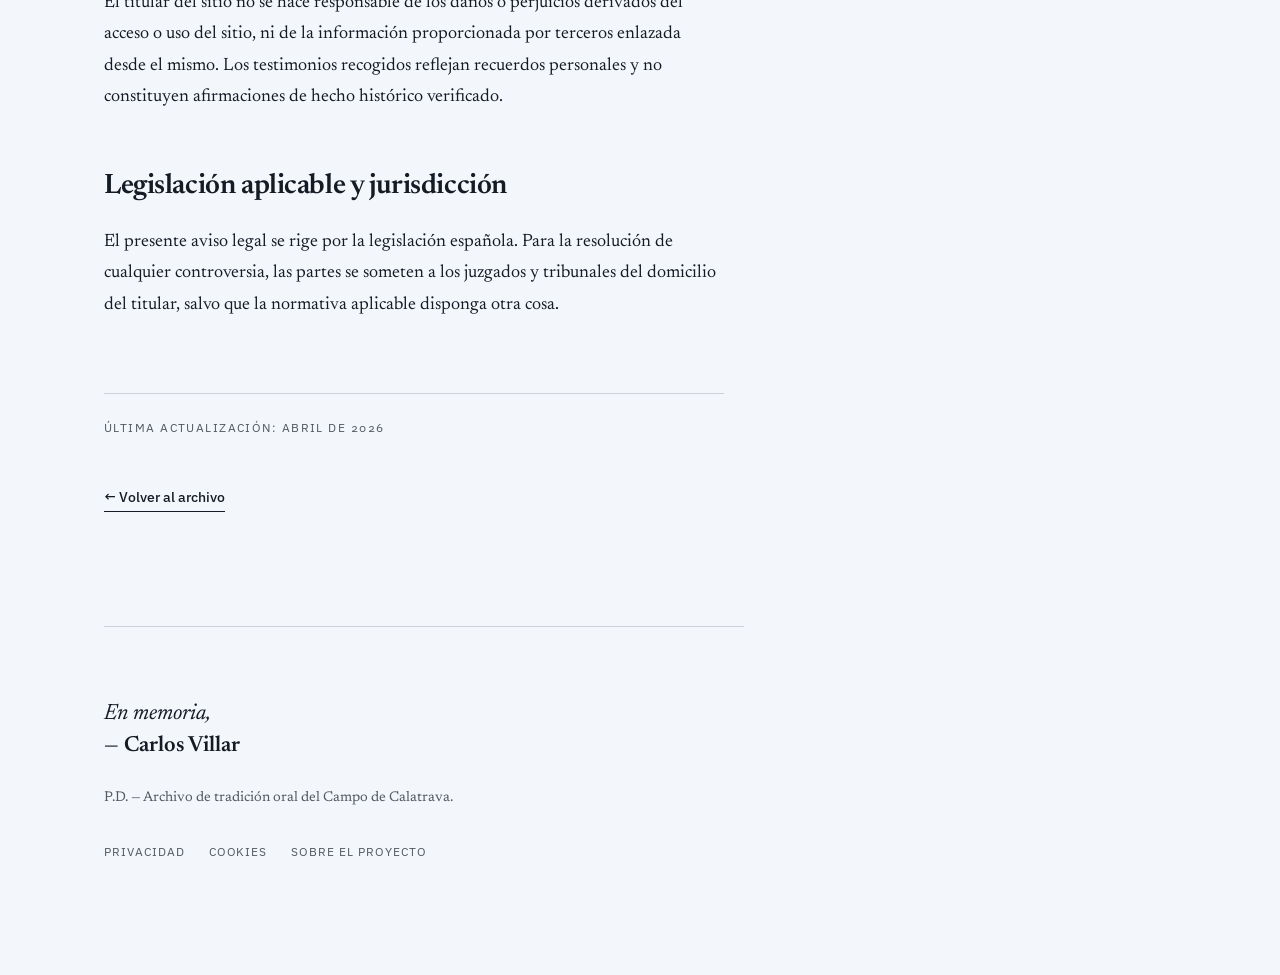
<file: aviso-legal.html>
<!DOCTYPE html>
<html lang="es">
<head>
    <meta charset="UTF-8">
    <meta name="viewport" content="width=device-width, initial-scale=1.0">
    <title>Aviso Legal — Hombre Memoria</title>
    <link rel="preconnect" href="https://fonts.googleapis.com">
    <link rel="preconnect" href="https://fonts.gstatic.com" crossorigin>
    <link href="https://fonts.googleapis.com/css2?family=IBM+Plex+Sans:wght@400;500;600&family=Newsreader:ital,opsz,wght@0,6..72,400;0,6..72,600;1,6..72,400&display=swap" rel="stylesheet">
    <link rel="stylesheet" href="styles.css?v=4">
</head>
<body>
    <div class="page">
        <header class="nav-edge">
            <a class="nav-edge__wordmark" href="index.html">Hombre Memoria</a>
            <a class="nav-edge__cta" href="index.html">Archivo →</a>
        </header>

        <article class="prose-page">
            <h1>Aviso Legal</h1>
            <p class="prose-kicker">Información obligatoria · LSSI-CE</p>

            <div class="prose">
                <h2>Titularidad del sitio web</h2>
                <p>
                    En cumplimiento de la <strong>Ley 34/2002, de 11 de julio, de Servicios de la Sociedad de la Información y de Comercio Electrónico (LSSI-CE)</strong>, se informa de los siguientes datos:
                </p>
                <ul>
                    <li><strong>Titular:</strong> Carlos Villar</li>
                    <li><strong>Naturaleza del sitio:</strong> proyecto personal sin fines comerciales</li>
                    <li><strong>Correo electrónico de contacto:</strong> <a href="mailto:hombre-memoria-carlosbvillar@mail.com">hombre-memoria-carlosbvillar@mail.com</a></li>
                </ul>
                <p>
                    <em>Si el titular del sitio actúa como persona física o entidad sujeta a obligaciones fiscales adicionales (por ejemplo, número de identificación fiscal, dirección postal o registro mercantil), estos datos deben añadirse en este apartado antes de la publicación.</em>
                </p>

                <h2>Objeto y condiciones de uso</h2>
                <p>
                    Este sitio web tiene como finalidad la difusión cultural y divulgativa de un archivo de memorias de tradición oral recopiladas por su autor en el Campo de Calatrava. El acceso al sitio es libre y gratuito.
                </p>
                <p>
                    El usuario se compromete a utilizar el sitio de conformidad con la legislación vigente, los presentes términos y la moral y buenas costumbres generalmente aceptadas, absteniéndose de cualquier uso que pueda dañar el sitio, su contenido o a terceros.
                </p>

                <h2>Propiedad intelectual</h2>
                <p>
                    Todos los textos, transcripciones, imágenes, diseños y demás contenidos del sitio son propiedad de Carlos Villar o de los testimoniantes correspondientes, y se encuentran protegidos por la normativa española e internacional sobre <strong>propiedad intelectual e industrial</strong>.
                </p>
                <p>
                    Queda prohibida la reproducción, distribución o comunicación pública del contenido sin autorización expresa por escrito del titular, salvo en los casos permitidos por la ley (cita, reseña, uso académico no comercial).
                </p>

                <h2>Responsabilidad</h2>
                <p>
                    El titular del sitio no se hace responsable de los daños o perjuicios derivados del acceso o uso del sitio, ni de la información proporcionada por terceros enlazada desde el mismo. Los testimonios recogidos reflejan recuerdos personales y no constituyen afirmaciones de hecho histórico verificado.
                </p>

                <h2>Legislación aplicable y jurisdicción</h2>
                <p>
                    El presente aviso legal se rige por la legislación española. Para la resolución de cualquier controversia, las partes se someten a los juzgados y tribunales del domicilio del titular, salvo que la normativa aplicable disponga otra cosa.
                </p>
            </div>

            <p class="prose-meta">Última actualización: abril de 2026</p>
            <a href="index.html" class="back-link">← Volver al archivo</a>
        </article>

        <footer class="foot-letter">
            <p class="foot-letter__close">
                En memoria,<br>
                <span class="foot-letter__sign">— Carlos Villar</span>
            </p>
            <p class="foot-letter__ps">
                P.D. — Archivo de tradición oral del Campo de Calatrava.
            </p>
            <nav class="foot-letter__links" aria-label="Enlaces del sitio">
                <a href="privacidad.html">Privacidad</a>
                <a href="cookies.html">Cookies</a>
                <a href="informacion.html">Sobre el proyecto</a>
            </nav>
        </footer>
    </div>
</body>
</html>
</file>
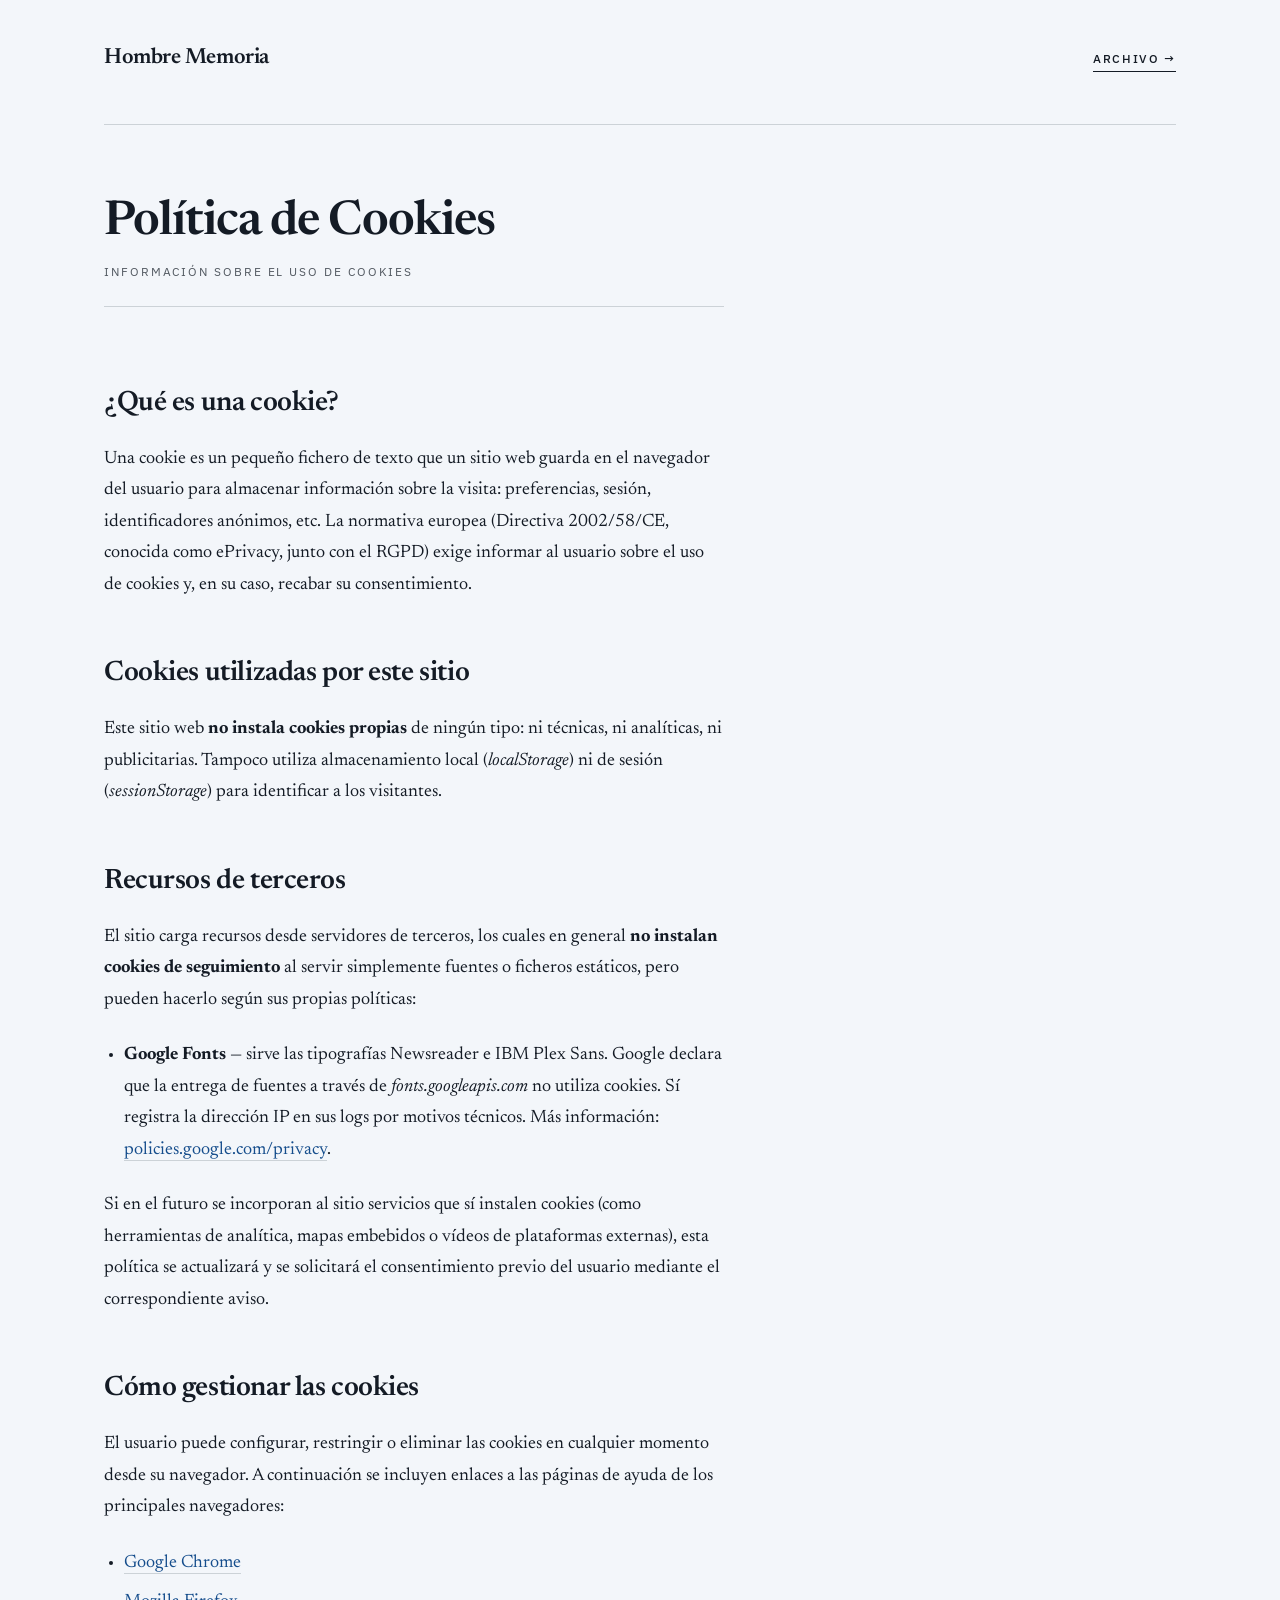
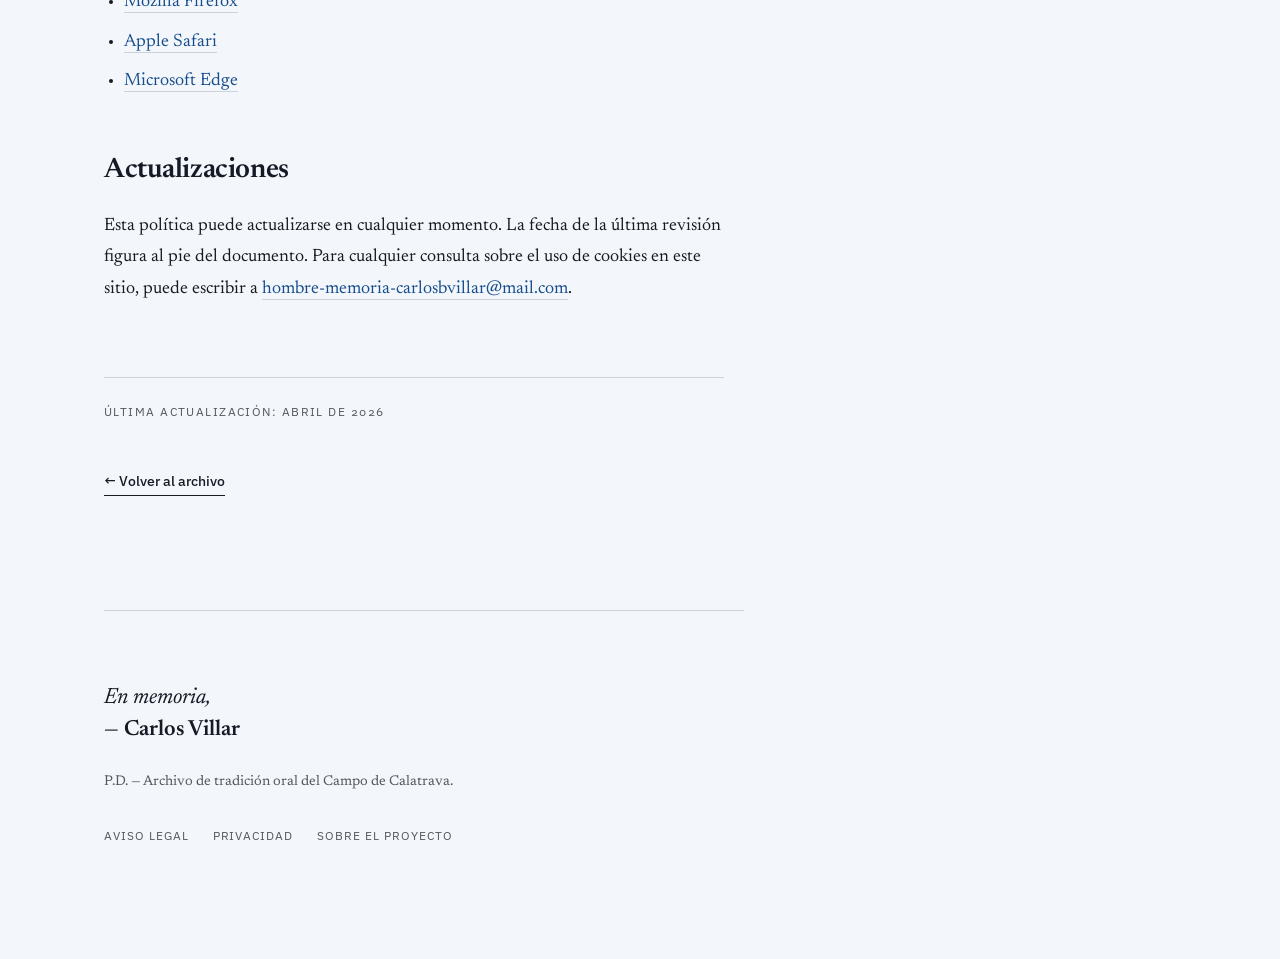
<file: cookies.html>
<!DOCTYPE html>
<html lang="es">
<head>
    <meta charset="UTF-8">
    <meta name="viewport" content="width=device-width, initial-scale=1.0">
    <title>Política de Cookies — Hombre Memoria</title>
    <link rel="preconnect" href="https://fonts.googleapis.com">
    <link rel="preconnect" href="https://fonts.gstatic.com" crossorigin>
    <link href="https://fonts.googleapis.com/css2?family=IBM+Plex+Sans:wght@400;500;600&family=Newsreader:ital,opsz,wght@0,6..72,400;0,6..72,600;1,6..72,400&display=swap" rel="stylesheet">
    <link rel="stylesheet" href="styles.css?v=4">
</head>
<body>
    <div class="page">
        <header class="nav-edge">
            <a class="nav-edge__wordmark" href="index.html">Hombre Memoria</a>
            <a class="nav-edge__cta" href="index.html">Archivo →</a>
        </header>

        <article class="prose-page">
            <h1>Política de Cookies</h1>
            <p class="prose-kicker">Información sobre el uso de cookies</p>

            <div class="prose">
                <h2>¿Qué es una cookie?</h2>
                <p>
                    Una cookie es un pequeño fichero de texto que un sitio web guarda en el navegador del usuario para almacenar información sobre la visita: preferencias, sesión, identificadores anónimos, etc. La normativa europea (Directiva 2002/58/CE, conocida como ePrivacy, junto con el RGPD) exige informar al usuario sobre el uso de cookies y, en su caso, recabar su consentimiento.
                </p>

                <h2>Cookies utilizadas por este sitio</h2>
                <p>
                    Este sitio web <strong>no instala cookies propias</strong> de ningún tipo: ni técnicas, ni analíticas, ni publicitarias. Tampoco utiliza almacenamiento local (<em>localStorage</em>) ni de sesión (<em>sessionStorage</em>) para identificar a los visitantes.
                </p>

                <h2>Recursos de terceros</h2>
                <p>
                    El sitio carga recursos desde servidores de terceros, los cuales en general <strong>no instalan cookies de seguimiento</strong> al servir simplemente fuentes o ficheros estáticos, pero pueden hacerlo según sus propias políticas:
                </p>
                <ul>
                    <li><strong>Google Fonts</strong> — sirve las tipografías Newsreader e IBM Plex Sans. Google declara que la entrega de fuentes a través de <em>fonts.googleapis.com</em> no utiliza cookies. Sí registra la dirección IP en sus logs por motivos técnicos. Más información: <a href="https://policies.google.com/privacy" target="_blank" rel="noopener">policies.google.com/privacy</a>.</li>
                </ul>
                <p>
                    Si en el futuro se incorporan al sitio servicios que sí instalen cookies (como herramientas de analítica, mapas embebidos o vídeos de plataformas externas), esta política se actualizará y se solicitará el consentimiento previo del usuario mediante el correspondiente aviso.
                </p>

                <h2>Cómo gestionar las cookies</h2>
                <p>
                    El usuario puede configurar, restringir o eliminar las cookies en cualquier momento desde su navegador. A continuación se incluyen enlaces a las páginas de ayuda de los principales navegadores:
                </p>
                <ul>
                    <li><a href="https://support.google.com/chrome/answer/95647" target="_blank" rel="noopener">Google Chrome</a></li>
                    <li><a href="https://support.mozilla.org/es/kb/Borrar%20cookies" target="_blank" rel="noopener">Mozilla Firefox</a></li>
                    <li><a href="https://support.apple.com/es-es/guide/safari/sfri11471/mac" target="_blank" rel="noopener">Apple Safari</a></li>
                    <li><a href="https://support.microsoft.com/es-es/microsoft-edge" target="_blank" rel="noopener">Microsoft Edge</a></li>
                </ul>

                <h2>Actualizaciones</h2>
                <p>
                    Esta política puede actualizarse en cualquier momento. La fecha de la última revisión figura al pie del documento. Para cualquier consulta sobre el uso de cookies en este sitio, puede escribir a <a href="mailto:hombre-memoria-carlosbvillar@mail.com">hombre-memoria-carlosbvillar@mail.com</a>.
                </p>
            </div>

            <p class="prose-meta">Última actualización: abril de 2026</p>
            <a href="index.html" class="back-link">← Volver al archivo</a>
        </article>

        <footer class="foot-letter">
            <p class="foot-letter__close">
                En memoria,<br>
                <span class="foot-letter__sign">— Carlos Villar</span>
            </p>
            <p class="foot-letter__ps">
                P.D. — Archivo de tradición oral del Campo de Calatrava.
            </p>
            <nav class="foot-letter__links" aria-label="Enlaces del sitio">
                <a href="aviso-legal.html">Aviso legal</a>
                <a href="privacidad.html">Privacidad</a>
                <a href="informacion.html">Sobre el proyecto</a>
            </nav>
        </footer>
    </div>
</body>
</html>
</file>
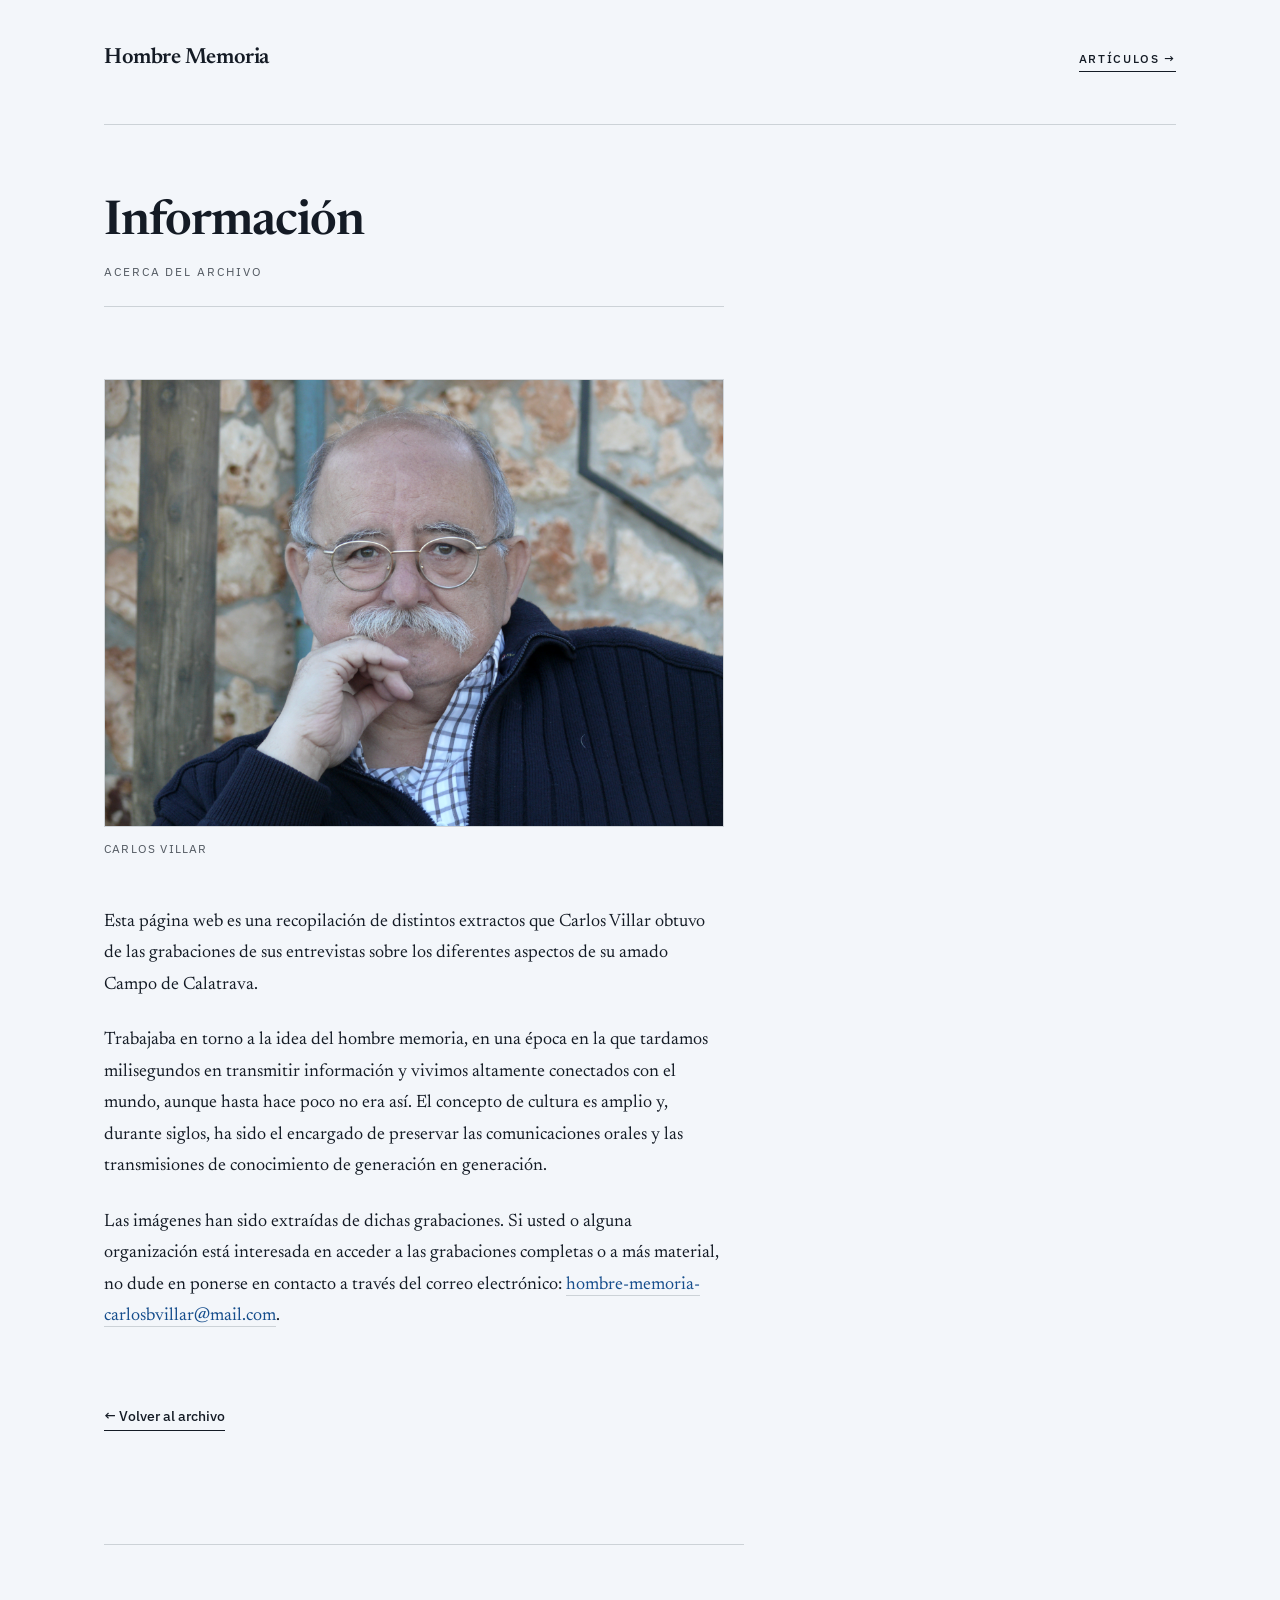
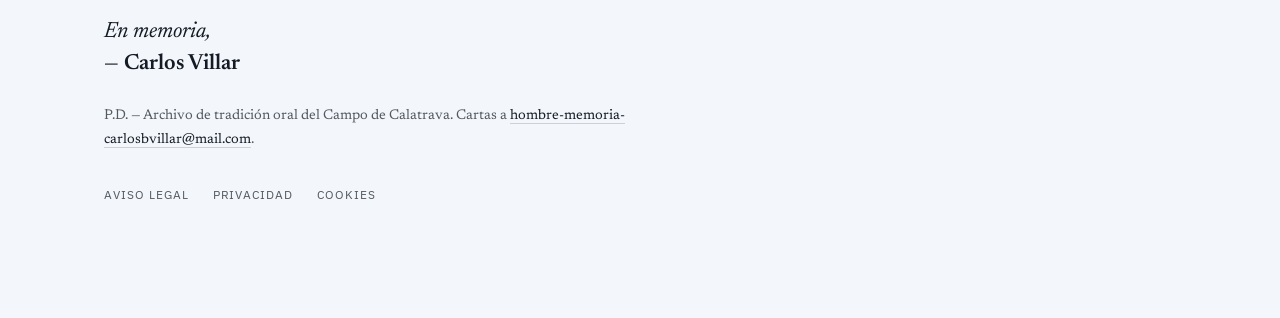
<file: informacion.html>
<!DOCTYPE html>
<html lang="es">
<head>
    <meta charset="UTF-8">
    <meta name="viewport" content="width=device-width, initial-scale=1.0">
    <title>Información — Hombre Memoria</title>
    <link rel="preconnect" href="https://fonts.googleapis.com">
    <link rel="preconnect" href="https://fonts.gstatic.com" crossorigin>
    <link href="https://fonts.googleapis.com/css2?family=IBM+Plex+Sans:wght@400;500;600&family=Newsreader:ital,opsz,wght@0,6..72,400;0,6..72,600;1,6..72,400&display=swap" rel="stylesheet">
    <link rel="stylesheet" href="styles.css?v=4">
</head>
<body>
    <div class="page">
        <header class="nav-edge">
            <a class="nav-edge__wordmark" href="index.html">Hombre Memoria</a>
            <a class="nav-edge__cta" href="articulos.html">Artículos →</a>
        </header>

        <article class="prose-page">
            <h1>Información</h1>
            <p class="prose-kicker">Acerca del archivo</p>

            <figure class="prose-figure">
                <img src="pictures/carlos.jpg" alt="Carlos Villar" onerror="this.closest('figure').style.display='none'">
                <figcaption>Carlos Villar</figcaption>
            </figure>

            <div class="prose">
                <p>Esta página web es una recopilación de distintos extractos que Carlos Villar obtuvo de las grabaciones de sus entrevistas sobre los diferentes aspectos de su amado Campo de Calatrava.</p>

                <p>Trabajaba en torno a la idea del hombre memoria, en una época en la que tardamos milisegundos en transmitir información y vivimos altamente conectados con el mundo, aunque hasta hace poco no era así. El concepto de cultura es amplio y, durante siglos, ha sido el encargado de preservar las comunicaciones orales y las transmisiones de conocimiento de generación en generación.</p>

                <p>Las imágenes han sido extraídas de dichas grabaciones. Si usted o alguna organización está interesada en acceder a las grabaciones completas o a más material, no dude en ponerse en contacto a través del correo electrónico: <a href="mailto:hombre-memoria-carlosbvillar@mail.com">hombre-memoria-carlosbvillar@mail.com</a>.</p>
            </div>

            <a href="index.html" class="back-link">← Volver al archivo</a>
        </article>

        <footer class="foot-letter">
            <p class="foot-letter__close">
                En memoria,<br>
                <span class="foot-letter__sign">— Carlos Villar</span>
            </p>
            <p class="foot-letter__ps">
                P.D. — Archivo de tradición oral del Campo de Calatrava.
                Cartas a <a href="mailto:hombre-memoria-carlosbvillar@mail.com">hombre-memoria-carlosbvillar@mail.com</a>.
            </p>
            <nav class="foot-letter__links" aria-label="Enlaces del sitio">
                <a href="aviso-legal.html">Aviso legal</a>
                <a href="privacidad.html">Privacidad</a>
                <a href="cookies.html">Cookies</a>
            </nav>
        </footer>
    </div>
</body>
</html>
</file>
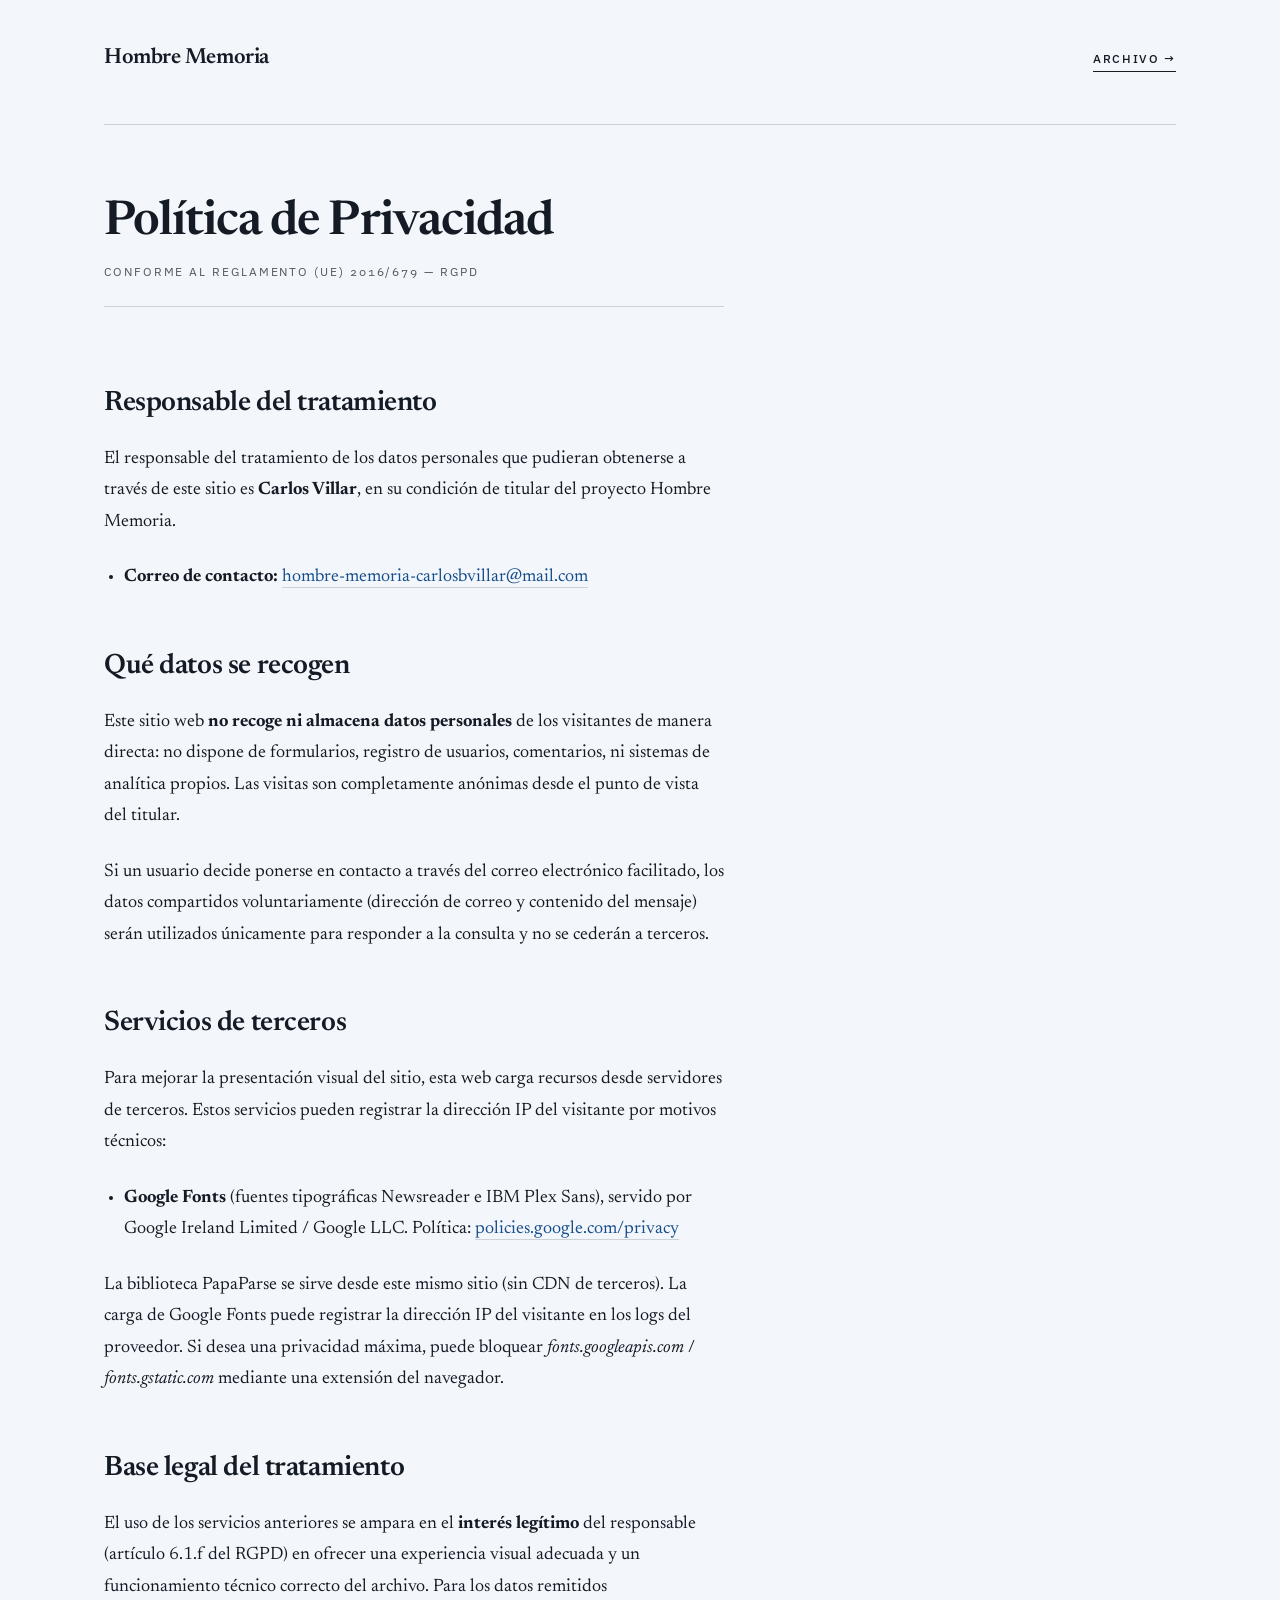
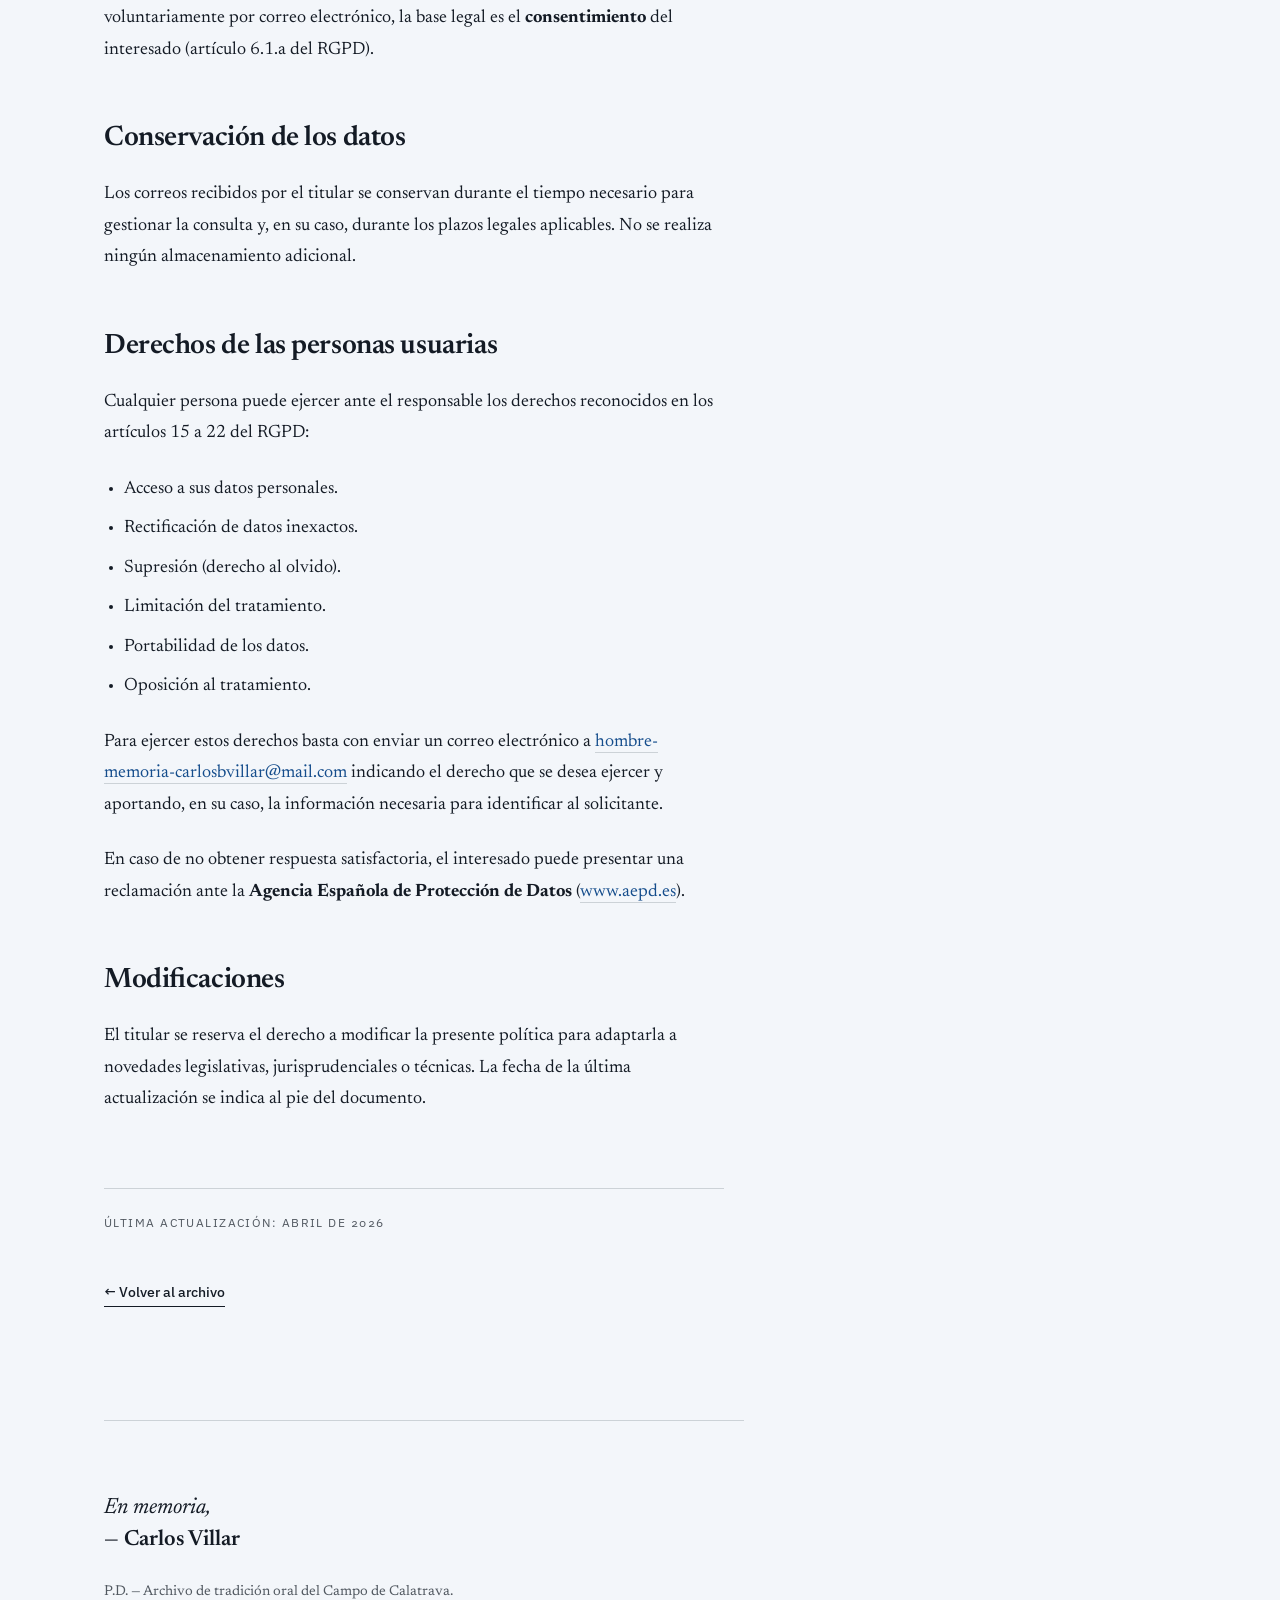
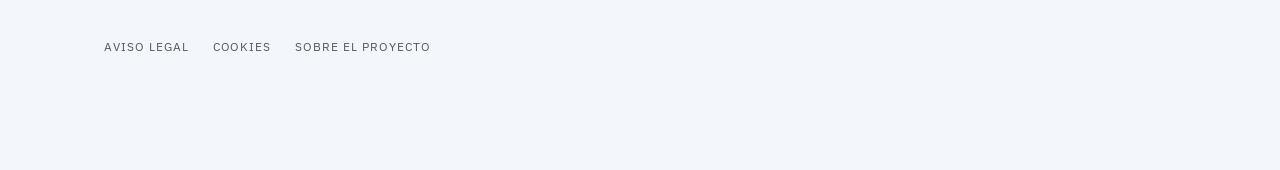
<file: privacidad.html>
<!DOCTYPE html>
<html lang="es">
<head>
    <meta charset="UTF-8">
    <meta name="viewport" content="width=device-width, initial-scale=1.0">
    <title>Política de Privacidad — Hombre Memoria</title>
    <link rel="preconnect" href="https://fonts.googleapis.com">
    <link rel="preconnect" href="https://fonts.gstatic.com" crossorigin>
    <link href="https://fonts.googleapis.com/css2?family=IBM+Plex+Sans:wght@400;500;600&family=Newsreader:ital,opsz,wght@0,6..72,400;0,6..72,600;1,6..72,400&display=swap" rel="stylesheet">
    <link rel="stylesheet" href="styles.css?v=4">
</head>
<body>
    <div class="page">
        <header class="nav-edge">
            <a class="nav-edge__wordmark" href="index.html">Hombre Memoria</a>
            <a class="nav-edge__cta" href="index.html">Archivo →</a>
        </header>

        <article class="prose-page">
            <h1>Política de Privacidad</h1>
            <p class="prose-kicker">Conforme al Reglamento (UE) 2016/679 — RGPD</p>

            <div class="prose">
                <h2>Responsable del tratamiento</h2>
                <p>
                    El responsable del tratamiento de los datos personales que pudieran obtenerse a través de este sitio es <strong>Carlos Villar</strong>, en su condición de titular del proyecto Hombre Memoria.
                </p>
                <ul>
                    <li><strong>Correo de contacto:</strong> <a href="mailto:hombre-memoria-carlosbvillar@mail.com">hombre-memoria-carlosbvillar@mail.com</a></li>
                </ul>

                <h2>Qué datos se recogen</h2>
                <p>
                    Este sitio web <strong>no recoge ni almacena datos personales</strong> de los visitantes de manera directa: no dispone de formularios, registro de usuarios, comentarios, ni sistemas de analítica propios. Las visitas son completamente anónimas desde el punto de vista del titular.
                </p>
                <p>
                    Si un usuario decide ponerse en contacto a través del correo electrónico facilitado, los datos compartidos voluntariamente (dirección de correo y contenido del mensaje) serán utilizados únicamente para responder a la consulta y no se cederán a terceros.
                </p>

                <h2>Servicios de terceros</h2>
                <p>
                    Para mejorar la presentación visual del sitio, esta web carga recursos desde servidores de terceros. Estos servicios pueden registrar la dirección IP del visitante por motivos técnicos:
                </p>
                <ul>
                    <li><strong>Google Fonts</strong> (fuentes tipográficas Newsreader e IBM Plex Sans), servido por Google Ireland Limited / Google LLC. Política: <a href="https://policies.google.com/privacy" target="_blank" rel="noopener">policies.google.com/privacy</a></li>
                </ul>
                <p>
                    La biblioteca PapaParse se sirve desde este mismo sitio (sin CDN de terceros). La carga de Google Fonts puede registrar la dirección IP del visitante en los logs del proveedor. Si desea una privacidad máxima, puede bloquear <em>fonts.googleapis.com</em> / <em>fonts.gstatic.com</em> mediante una extensión del navegador.
                </p>

                <h2>Base legal del tratamiento</h2>
                <p>
                    El uso de los servicios anteriores se ampara en el <strong>interés legítimo</strong> del responsable (artículo 6.1.f del RGPD) en ofrecer una experiencia visual adecuada y un funcionamiento técnico correcto del archivo. Para los datos remitidos voluntariamente por correo electrónico, la base legal es el <strong>consentimiento</strong> del interesado (artículo 6.1.a del RGPD).
                </p>

                <h2>Conservación de los datos</h2>
                <p>
                    Los correos recibidos por el titular se conservan durante el tiempo necesario para gestionar la consulta y, en su caso, durante los plazos legales aplicables. No se realiza ningún almacenamiento adicional.
                </p>

                <h2>Derechos de las personas usuarias</h2>
                <p>
                    Cualquier persona puede ejercer ante el responsable los derechos reconocidos en los artículos 15 a 22 del RGPD:
                </p>
                <ul>
                    <li>Acceso a sus datos personales.</li>
                    <li>Rectificación de datos inexactos.</li>
                    <li>Supresión (derecho al olvido).</li>
                    <li>Limitación del tratamiento.</li>
                    <li>Portabilidad de los datos.</li>
                    <li>Oposición al tratamiento.</li>
                </ul>
                <p>
                    Para ejercer estos derechos basta con enviar un correo electrónico a <a href="mailto:hombre-memoria-carlosbvillar@mail.com">hombre-memoria-carlosbvillar@mail.com</a> indicando el derecho que se desea ejercer y aportando, en su caso, la información necesaria para identificar al solicitante.
                </p>
                <p>
                    En caso de no obtener respuesta satisfactoria, el interesado puede presentar una reclamación ante la <strong>Agencia Española de Protección de Datos</strong> (<a href="https://www.aepd.es" target="_blank" rel="noopener">www.aepd.es</a>).
                </p>

                <h2>Modificaciones</h2>
                <p>
                    El titular se reserva el derecho a modificar la presente política para adaptarla a novedades legislativas, jurisprudenciales o técnicas. La fecha de la última actualización se indica al pie del documento.
                </p>
            </div>

            <p class="prose-meta">Última actualización: abril de 2026</p>
            <a href="index.html" class="back-link">← Volver al archivo</a>
        </article>

        <footer class="foot-letter">
            <p class="foot-letter__close">
                En memoria,<br>
                <span class="foot-letter__sign">— Carlos Villar</span>
            </p>
            <p class="foot-letter__ps">
                P.D. — Archivo de tradición oral del Campo de Calatrava.
            </p>
            <nav class="foot-letter__links" aria-label="Enlaces del sitio">
                <a href="aviso-legal.html">Aviso legal</a>
                <a href="cookies.html">Cookies</a>
                <a href="informacion.html">Sobre el proyecto</a>
            </nav>
        </footer>
    </div>
</body>
</html>
</file>
<file: styles.css>
/* Hallmark · genre: editorial · macrostructure: Quote-Led · theme: Newsprint
 * design-system: design.md · designed-as-app
 * nav: N9 · footer: Ft6 · enrichment: real photography
 * audience: researchers / families / curious readers of Campo de Calatrava oral tradition
 * use: read a testimonio · tone: austere archival
 * pre-emit critique: P5 H4 E4 S5 R5 V4
 */

*,
*::before,
*::after {
    margin: 0;
    padding: 0;
    box-sizing: border-box;
}

:root {
    --color-paper:      oklch(97.2% 0.006 250);
    --color-paper-2:    oklch(94.5% 0.008 250);
    --color-paper-3:    oklch(91% 0.010 250);
    --color-ink:        oklch(22% 0.022 255);
    --color-ink-2:      oklch(46% 0.016 255);
    --color-rule:       oklch(86% 0.010 250);
    --color-accent:     oklch(42% 0.12 255);
    --color-accent-ink: oklch(97% 0.006 250);
    --color-focus:      oklch(48% 0.14 255);

    --font-display: "Newsreader", "Iowan Old Style", Georgia, serif;
    --font-body:    "Newsreader", "Iowan Old Style", Georgia, serif;
    --font-meta:    "IBM Plex Sans", "Helvetica Neue", sans-serif;

    --space-3xs: 0.25rem;
    --space-2xs: 0.5rem;
    --space-xs:  0.75rem;
    --space-sm:  1rem;
    --space-md:  1.5rem;
    --space-lg:  2rem;
    --space-xl:  3rem;
    --space-2xl: 4.5rem;
    --space-3xl: 7rem;

    --text-xs: 0.75rem;
    --text-sm: 0.875rem;
    --text-md: 1.125rem;
    --text-lg: 1.375rem;
    --text-xl: 1.75rem;
    --text-2xl: 2.25rem;
    --text-display: clamp(2.25rem, 5.5vw, 3.75rem);
    --text-quote: clamp(1.5rem, 3.2vw, 2.35rem);

    --page-gutter: clamp(1.25rem, 4vw, 2.5rem);
    --page-max: 72rem;
    --measure: 62ch;

    --ease-out: cubic-bezier(0.16, 1, 0.3, 1);
    --dur-short: 220ms;
    --radius-card: 0;
    --radius-pill: 0;
    --radius-input: 0;

    /* Backwards-compatible aliases used by older page-local styles */
    --paper: var(--color-paper);
    --paper-deep: var(--color-paper-2);
    --paper-edge: var(--color-paper-3);
    --ink: var(--color-ink);
    --ink-soft: var(--color-ink-2);
    --rule: var(--color-rule);
    --accent: var(--color-accent);
    --accent-dark: oklch(34% 0.11 255);
    --accent-light: oklch(52% 0.11 255);
    --primary: var(--color-accent);
    --primary-dark: var(--accent-dark);
    --primary-light: var(--accent-light);
    --secondary: oklch(38% 0.06 160);
    --text-primary: var(--color-ink);
    --text-secondary: var(--color-ink-2);
    --bg-primary: var(--color-paper);
    --bg-secondary: var(--color-paper-2);
    --bg-tertiary: var(--color-paper-3);
    --border: var(--color-rule);
    --serif-display: var(--font-display);
    --serif-body: var(--font-body);
    --sans-meta: var(--font-meta);
}

html {
    background: var(--color-paper);
    overflow-x: clip;
}

body {
    font-family: var(--font-body);
    font-size: var(--text-md);
    line-height: 1.65;
    color: var(--color-ink);
    background: var(--color-paper);
    min-height: 100vh;
    overflow-x: clip;
    -webkit-font-smoothing: antialiased;
    -moz-osx-font-smoothing: grayscale;
    font-feature-settings: "kern" 1, "liga" 1, "onum" 1;
}

img {
    max-width: 100%;
    height: auto;
    display: block;
}

a {
    color: var(--color-accent);
}

a:focus-visible,
button:focus-visible,
input:focus-visible {
    outline: 2px solid var(--color-focus);
    outline-offset: 3px;
}

.page {
    width: min(100%, var(--page-max));
    margin: 0 auto;
    padding: var(--space-md) var(--page-gutter) var(--space-3xl);
}

/* ---------- N9 · Edge-aligned nav ---------- */

.nav-edge {
    display: flex;
    justify-content: space-between;
    align-items: baseline;
    gap: var(--space-md);
    padding: var(--space-sm) 0 var(--space-xl);
    border-bottom: 1px solid var(--color-rule);
    margin-bottom: var(--space-2xl);
}

.nav-edge__wordmark {
    font-family: var(--font-display);
    font-style: normal;
    font-weight: 600;
    font-size: var(--text-lg);
    letter-spacing: -0.02em;
    color: var(--color-ink);
    text-decoration: none;
    min-width: 0;
    overflow-wrap: anywhere;
}

.nav-edge__wordmark:hover {
    color: var(--color-accent);
}

.nav-edge__cta {
    font-family: var(--font-meta);
    font-size: var(--text-xs);
    font-weight: 500;
    text-transform: uppercase;
    letter-spacing: 0.14em;
    color: var(--color-ink);
    text-decoration: none;
    white-space: nowrap;
    border-bottom: 1px solid var(--color-ink);
    padding-bottom: 2px;
    transition: color var(--dur-short) var(--ease-out), border-color var(--dur-short) var(--ease-out);
}

.nav-edge__cta:hover,
.nav-edge__cta:focus-visible {
    color: var(--color-accent);
    border-bottom-color: var(--color-accent);
}

/* ---------- H3 · Quote-Led hero ---------- */

.quote-hero {
    max-width: 48rem;
    margin: 0 0 var(--space-2xl);
    padding: 0;
}

.quote-hero__mark {
    font-family: var(--font-meta);
    font-size: var(--text-xs);
    font-weight: 500;
    letter-spacing: 0.18em;
    text-transform: uppercase;
    color: var(--color-ink-2);
    margin-bottom: var(--space-md);
}

.quote-hero__quote {
    font-family: var(--font-display);
    font-style: italic;
    font-weight: 400;
    font-size: var(--text-quote);
    line-height: 1.35;
    letter-spacing: -0.01em;
    color: var(--color-ink);
    margin: 0 0 var(--space-md);
    max-width: 36ch;
    overflow-wrap: anywhere;
    min-width: 0;
}

.quote-hero__attribution {
    font-family: var(--font-meta);
    font-size: var(--text-xs);
    font-weight: 500;
    letter-spacing: 0.12em;
    text-transform: uppercase;
    color: var(--color-ink-2);
    margin: 0 0 var(--space-lg);
}

.quote-hero__link {
    font-family: var(--font-meta);
    font-size: var(--text-sm);
    font-weight: 500;
    color: var(--color-ink);
    text-decoration: none;
    border-bottom: 1px solid var(--color-rule);
    padding-bottom: 2px;
    transition: color var(--dur-short) var(--ease-out), border-color var(--dur-short) var(--ease-out);
}

.quote-hero__link:hover {
    color: var(--color-accent);
    border-bottom-color: var(--color-accent);
}

/* ---------- Controls ---------- */

.controls {
    display: flex;
    flex-wrap: wrap;
    gap: var(--space-sm);
    align-items: stretch;
    margin-bottom: var(--space-2xl);
    padding-bottom: var(--space-lg);
    border-bottom: 1px solid var(--color-rule);
}

.btn {
    padding: 0.7rem 1.1rem;
    font-size: var(--text-xs);
    border: 1px solid var(--color-ink);
    border-radius: var(--radius-card);
    cursor: pointer;
    transition: background var(--dur-short) var(--ease-out), color var(--dur-short) var(--ease-out), border-color var(--dur-short) var(--ease-out);
    font-weight: 500;
    font-family: var(--font-meta);
    text-transform: uppercase;
    letter-spacing: 0.14em;
    background: transparent;
    color: var(--color-ink);
    white-space: nowrap;
}

.btn:disabled,
.btn[aria-disabled="true"] {
    opacity: 0.45;
    cursor: not-allowed;
}

.btn-primary {
    background: var(--color-ink);
    color: var(--color-paper);
    border-color: var(--color-ink);
}

.btn-primary:hover:not(:disabled) {
    background: var(--color-accent);
    border-color: var(--color-accent);
    color: var(--color-accent-ink);
}

.btn-primary:active:not(:disabled),
.btn-primary.is-active {
    transform: translateY(1px);
}

.btn-secondary {
    background: transparent;
    color: var(--color-ink);
}

.btn-secondary:hover:not(:disabled) {
    background: var(--color-ink);
    color: var(--color-paper);
}

.search-container {
    display: flex;
    gap: var(--space-2xs);
    flex: 1 1 16rem;
    min-width: 0;
}

.search-input {
    flex: 1;
    min-width: 0;
    padding: 0.7rem 0;
    font-size: 1rem;
    border: none;
    border-bottom: 1px solid var(--color-rule);
    border-radius: var(--radius-input);
    font-family: var(--font-body);
    background: transparent;
    color: var(--color-ink);
    transition: border-color var(--dur-short) var(--ease-out);
}

.search-input:focus {
    outline: none;
    border-bottom-color: var(--color-accent);
}

.search-input:focus-visible {
    outline: 2px solid var(--color-focus);
    outline-offset: 3px;
}

.search-input::placeholder {
    color: var(--color-ink-2);
    opacity: 0.85;
}

.search-input:disabled {
    opacity: 0.5;
}

/* ---------- Article ---------- */

.article-container {
    margin-bottom: var(--space-3xl);
    min-height: 12rem;
}

.loading,
.no-results,
.error {
    padding: var(--space-2xl) 0;
    color: var(--color-ink-2);
    font-style: italic;
    font-size: var(--text-md);
}

.article {
    display: grid;
    grid-template-columns: minmax(0, 1.4fr) minmax(0, 0.9fr);
    gap: var(--space-xl);
    align-items: start;
}

.article-main {
    min-width: 0;
}

.article-title {
    font-family: var(--font-display);
    font-style: normal;
    font-size: clamp(1.75rem, 4vw, 2.75rem);
    font-weight: 600;
    letter-spacing: -0.02em;
    line-height: 1.15;
    color: var(--color-ink);
    margin-bottom: var(--space-md);
    overflow-wrap: anywhere;
    min-width: 0;
}

.article-meta {
    display: flex;
    flex-direction: column;
    gap: var(--space-3xs);
    color: var(--color-ink-2);
    font-size: var(--text-sm);
    margin-bottom: var(--space-xl);
    padding-bottom: var(--space-md);
    border-bottom: 1px solid var(--color-rule);
}

.meta-item strong {
    color: var(--color-accent);
    font-family: var(--font-meta);
    font-weight: 500;
    text-transform: uppercase;
    font-size: 0.6875rem;
    letter-spacing: 0.14em;
    margin-right: var(--space-2xs);
    display: inline-block;
    min-width: 4.5rem;
}

.article-content {
    font-family: var(--font-body);
    font-size: var(--text-md);
    line-height: 1.75;
    color: var(--color-ink);
    white-space: pre-wrap;
    max-width: var(--measure);
    hyphens: auto;
    -webkit-hyphens: auto;
}

.article-aside {
    min-width: 0;
}

.article-image-container {
    border: 1px solid var(--color-rule);
    padding: var(--space-2xs);
    background: var(--color-paper-2);
}

.article-image {
    width: 100%;
    aspect-ratio: 4 / 5;
    object-fit: cover;
    filter: saturate(0.88) contrast(1.04);
}

.article-image-caption {
    font-family: var(--font-meta);
    font-size: var(--text-xs);
    letter-spacing: 0.08em;
    text-transform: uppercase;
    color: var(--color-ink-2);
    margin-top: var(--space-xs);
}

/* ---------- Places index ---------- */

.places {
    margin-top: var(--space-3xl);
    padding-top: var(--space-xl);
    border-top: 1px solid var(--color-rule);
    display: grid;
    grid-template-columns: minmax(0, 2fr) minmax(0, 1fr);
    gap: var(--space-xl);
    align-items: start;
}

.places h2,
.places-side h2 {
    font-family: var(--font-meta);
    font-style: normal;
    font-size: var(--text-xs);
    font-weight: 500;
    text-transform: uppercase;
    letter-spacing: 0.18em;
    color: var(--color-ink-2);
    margin-bottom: var(--space-md);
}

#tagsContainer {
    display: flex;
    flex-wrap: wrap;
    gap: 0.35rem 1rem;
    align-items: baseline;
}

.tag {
    display: inline-block;
    padding: 0;
    margin: 0;
    background: transparent;
    color: var(--color-ink);
    cursor: pointer;
    transition: color var(--dur-short) var(--ease-out);
    font-family: var(--font-body);
    font-size: 1rem;
    font-weight: 400;
    border: none;
    border-bottom: 1px solid transparent;
    border-radius: 0;
    line-height: 1.45;
    text-transform: none;
    letter-spacing: normal;
}

.tag:hover,
.tag:focus-visible {
    color: var(--color-accent);
    border-bottom-color: var(--color-accent);
}

.tag-small { font-size: 0.875rem; color: var(--color-ink-2); }
.tag-medium { font-size: 1.05rem; }
.tag-large { font-size: 1.25rem; font-weight: 500; }
.tag-xlarge {
    font-size: 1.5rem;
    font-weight: 600;
    font-family: var(--font-display);
    font-style: normal;
    color: var(--color-accent);
}

.places-side {
    border-left: 1px solid var(--color-rule);
    padding-left: var(--space-lg);
    min-width: 0;
}

.articles-link-btn {
    display: inline-block;
    font-family: var(--font-meta);
    font-size: var(--text-sm);
    font-weight: 500;
    color: var(--color-ink);
    text-decoration: none;
    border-bottom: 1px solid var(--color-ink);
    padding-bottom: 2px;
    transition: color var(--dur-short) var(--ease-out), border-color var(--dur-short) var(--ease-out);
}

.articles-link-btn:hover {
    color: var(--color-accent);
    border-bottom-color: var(--color-accent);
}

/* ---------- Search results ---------- */

.search-results h3 {
    font-family: var(--font-meta);
    font-style: normal;
    color: var(--color-ink-2);
    margin-bottom: var(--space-lg);
    font-weight: 500;
    font-size: var(--text-xs);
    text-transform: uppercase;
    letter-spacing: 0.18em;
    padding-bottom: var(--space-sm);
    border-bottom: 1px solid var(--color-rule);
}

.search-result-item {
    padding: var(--space-md) 0;
    border-bottom: 1px solid var(--color-rule);
    cursor: pointer;
    transition: padding-left var(--dur-short) var(--ease-out);
}

.search-result-item:hover {
    padding-left: var(--space-xs);
}

.search-result-title {
    font-family: var(--font-display);
    font-style: normal;
    font-size: var(--text-xl);
    color: var(--color-ink);
    margin-bottom: var(--space-3xs);
    font-weight: 600;
    line-height: 1.25;
    overflow-wrap: anywhere;
}

.search-result-preview {
    color: var(--color-ink-2);
    font-size: var(--text-sm);
    line-height: 1.6;
}

/* ---------- Index-First (artículos) ---------- */

.index-page {
    max-width: 48rem;
}

.index-lede {
    font-size: var(--text-md);
    color: var(--color-ink-2);
    max-width: 42ch;
    margin-bottom: var(--space-2xl);
    line-height: 1.6;
}

.index-lede strong {
    color: var(--color-ink);
    font-weight: 600;
}

.articles-list {
    display: flex;
    flex-direction: column;
}

.article-list-item {
    padding: var(--space-lg) 0;
    border-bottom: 1px solid var(--color-rule);
    min-width: 0;
}

.article-list-header {
    display: flex;
    justify-content: space-between;
    align-items: baseline;
    gap: var(--space-sm);
    margin-bottom: var(--space-2xs);
    flex-wrap: wrap;
}

.article-list-title {
    font-family: var(--font-display);
    font-style: normal;
    font-size: clamp(1.25rem, 2.5vw, 1.65rem);
    color: var(--color-ink);
    font-weight: 600;
    margin: 0;
    flex: 1;
    line-height: 1.25;
    letter-spacing: -0.015em;
    overflow-wrap: anywhere;
    min-width: 0;
}

.article-list-lugar {
    font-family: var(--font-meta);
    font-size: 0.6875rem;
    font-weight: 500;
    text-transform: uppercase;
    letter-spacing: 0.14em;
    color: var(--color-accent);
    white-space: nowrap;
}

.article-list-meta {
    color: var(--color-ink-2);
    font-size: var(--text-sm);
    margin-bottom: 2px;
}

.article-list-meta strong {
    color: var(--color-accent);
    font-family: var(--font-meta);
    font-weight: 500;
    text-transform: uppercase;
    font-size: 0.6875rem;
    letter-spacing: 0.12em;
    margin-right: var(--space-2xs);
}

.article-list-preview {
    color: var(--color-ink-2);
    font-size: 1rem;
    line-height: 1.65;
    margin: var(--space-sm) 0;
    font-style: italic;
}

.article-list-link {
    display: inline-block;
    color: var(--color-ink);
    text-decoration: none;
    font-family: var(--font-meta);
    font-weight: 500;
    font-size: var(--text-xs);
    text-transform: uppercase;
    letter-spacing: 0.12em;
    border-bottom: 1px solid var(--color-rule);
    padding-bottom: 2px;
    transition: color var(--dur-short) var(--ease-out), border-color var(--dur-short) var(--ease-out);
}

.article-list-link:hover {
    color: var(--color-accent);
    border-bottom-color: var(--color-accent);
}

/* ---------- Long Document (información / legal) ---------- */

.prose-page {
    max-width: var(--measure);
}

.prose-page h1 {
    font-family: var(--font-display);
    font-style: normal;
    font-size: clamp(2rem, 4.5vw, 3rem);
    font-weight: 600;
    letter-spacing: -0.02em;
    line-height: 1.1;
    color: var(--color-ink);
    margin-bottom: var(--space-xs);
    overflow-wrap: anywhere;
    min-width: 0;
}

.prose-kicker {
    font-family: var(--font-meta);
    font-size: var(--text-xs);
    color: var(--color-ink-2);
    text-transform: uppercase;
    letter-spacing: 0.16em;
    margin-bottom: var(--space-2xl);
    padding-bottom: var(--space-md);
    border-bottom: 1px solid var(--color-rule);
}

.prose-figure {
    margin: 0 0 var(--space-xl);
}

.prose-figure img {
    width: 100%;
    max-height: 28rem;
    object-fit: cover;
    object-position: center top;
    border: 1px solid var(--color-rule);
    filter: saturate(0.9) contrast(1.03);
}

.prose-figure figcaption {
    font-family: var(--font-meta);
    font-size: var(--text-xs);
    letter-spacing: 0.1em;
    text-transform: uppercase;
    color: var(--color-ink-2);
    margin-top: var(--space-xs);
}

.prose {
    font-size: var(--text-md);
    line-height: 1.75;
    color: var(--color-ink);
}

.prose p {
    margin-bottom: var(--space-md);
}

.prose h2 {
    font-family: var(--font-display);
    font-style: normal;
    font-size: var(--text-xl);
    font-weight: 600;
    letter-spacing: -0.015em;
    margin: var(--space-xl) 0 var(--space-sm);
    color: var(--color-ink);
}

.prose h2:first-child {
    margin-top: 0;
}

.prose ul {
    margin: 0 0 var(--space-md) 1.25rem;
}

.prose li {
    margin-bottom: var(--space-2xs);
}

.prose a {
    color: var(--color-accent);
    text-decoration: none;
    border-bottom: 1px solid var(--color-rule);
    padding-bottom: 1px;
}

.prose a:hover {
    border-bottom-color: var(--color-accent);
}

.prose-meta {
    margin-top: var(--space-2xl);
    padding-top: var(--space-md);
    border-top: 1px solid var(--color-rule);
    font-family: var(--font-meta);
    font-size: var(--text-xs);
    color: var(--color-ink-2);
    text-transform: uppercase;
    letter-spacing: 0.12em;
}

.back-link {
    display: inline-block;
    margin-top: var(--space-xl);
    font-family: var(--font-meta);
    font-size: var(--text-sm);
    font-weight: 500;
    color: var(--color-ink);
    text-decoration: none;
    border-bottom: 1px solid var(--color-ink);
    padding-bottom: 2px;
}

.back-link:hover {
    color: var(--color-accent);
    border-bottom-color: var(--color-accent);
}

/* ---------- Ft6 · Letter close ---------- */

.foot-letter {
    margin-top: var(--space-3xl);
    padding-top: var(--space-2xl);
    border-top: 1px solid var(--color-rule);
    max-width: 40rem;
}

.foot-letter__close {
    font-family: var(--font-display);
    font-style: italic;
    font-size: var(--text-lg);
    line-height: 1.45;
    color: var(--color-ink);
    margin-bottom: var(--space-md);
}

.foot-letter__sign {
    font-style: normal;
    font-weight: 600;
}

.foot-letter__ps {
    font-family: var(--font-body);
    font-size: var(--text-sm);
    color: var(--color-ink-2);
    line-height: 1.7;
}

.foot-letter__ps a {
    color: var(--color-ink);
    text-decoration: none;
    border-bottom: 1px solid var(--color-rule);
}

.foot-letter__ps a:hover {
    color: var(--color-accent);
    border-bottom-color: var(--color-accent);
}

.foot-letter__links {
    display: flex;
    flex-wrap: wrap;
    gap: var(--space-xs) var(--space-md);
    margin-top: var(--space-lg);
    font-family: var(--font-meta);
    font-size: var(--text-xs);
    letter-spacing: 0.08em;
    text-transform: uppercase;
}

.foot-letter__links a {
    color: var(--color-ink-2);
    text-decoration: none;
    border-bottom: 1px solid transparent;
    white-space: nowrap;
}

.foot-letter__links a:hover {
    color: var(--color-accent);
    border-bottom-color: var(--color-accent);
}

/* ---------- Responsive ---------- */

@media (max-width: 768px) {
    .page {
        padding-bottom: var(--space-2xl);
    }

    .nav-edge {
        margin-bottom: var(--space-xl);
        padding-bottom: var(--space-md);
    }

    .controls {
        flex-direction: column;
        align-items: stretch;
    }

    .search-container {
        width: 100%;
    }

    .btn {
        width: 100%;
        text-align: center;
    }

    .article {
        grid-template-columns: minmax(0, 1fr);
    }

    .article-aside {
        order: -1;
    }

    .article-image {
        aspect-ratio: 16 / 10;
    }

    .places {
        grid-template-columns: minmax(0, 1fr);
        gap: var(--space-xl);
    }

    .places-side {
        border-left: none;
        border-top: 1px solid var(--color-rule);
        padding-left: 0;
        padding-top: var(--space-lg);
    }

    .article-list-header {
        flex-direction: column;
        align-items: flex-start;
        gap: var(--space-3xs);
    }
}

@media (prefers-reduced-motion: reduce) {
    *,
    *::before,
    *::after {
        animation-duration: 0.01ms !important;
        animation-iteration-count: 1 !important;
        transition-duration: 0.01ms !important;
        scroll-behavior: auto !important;
    }
}
</file>
